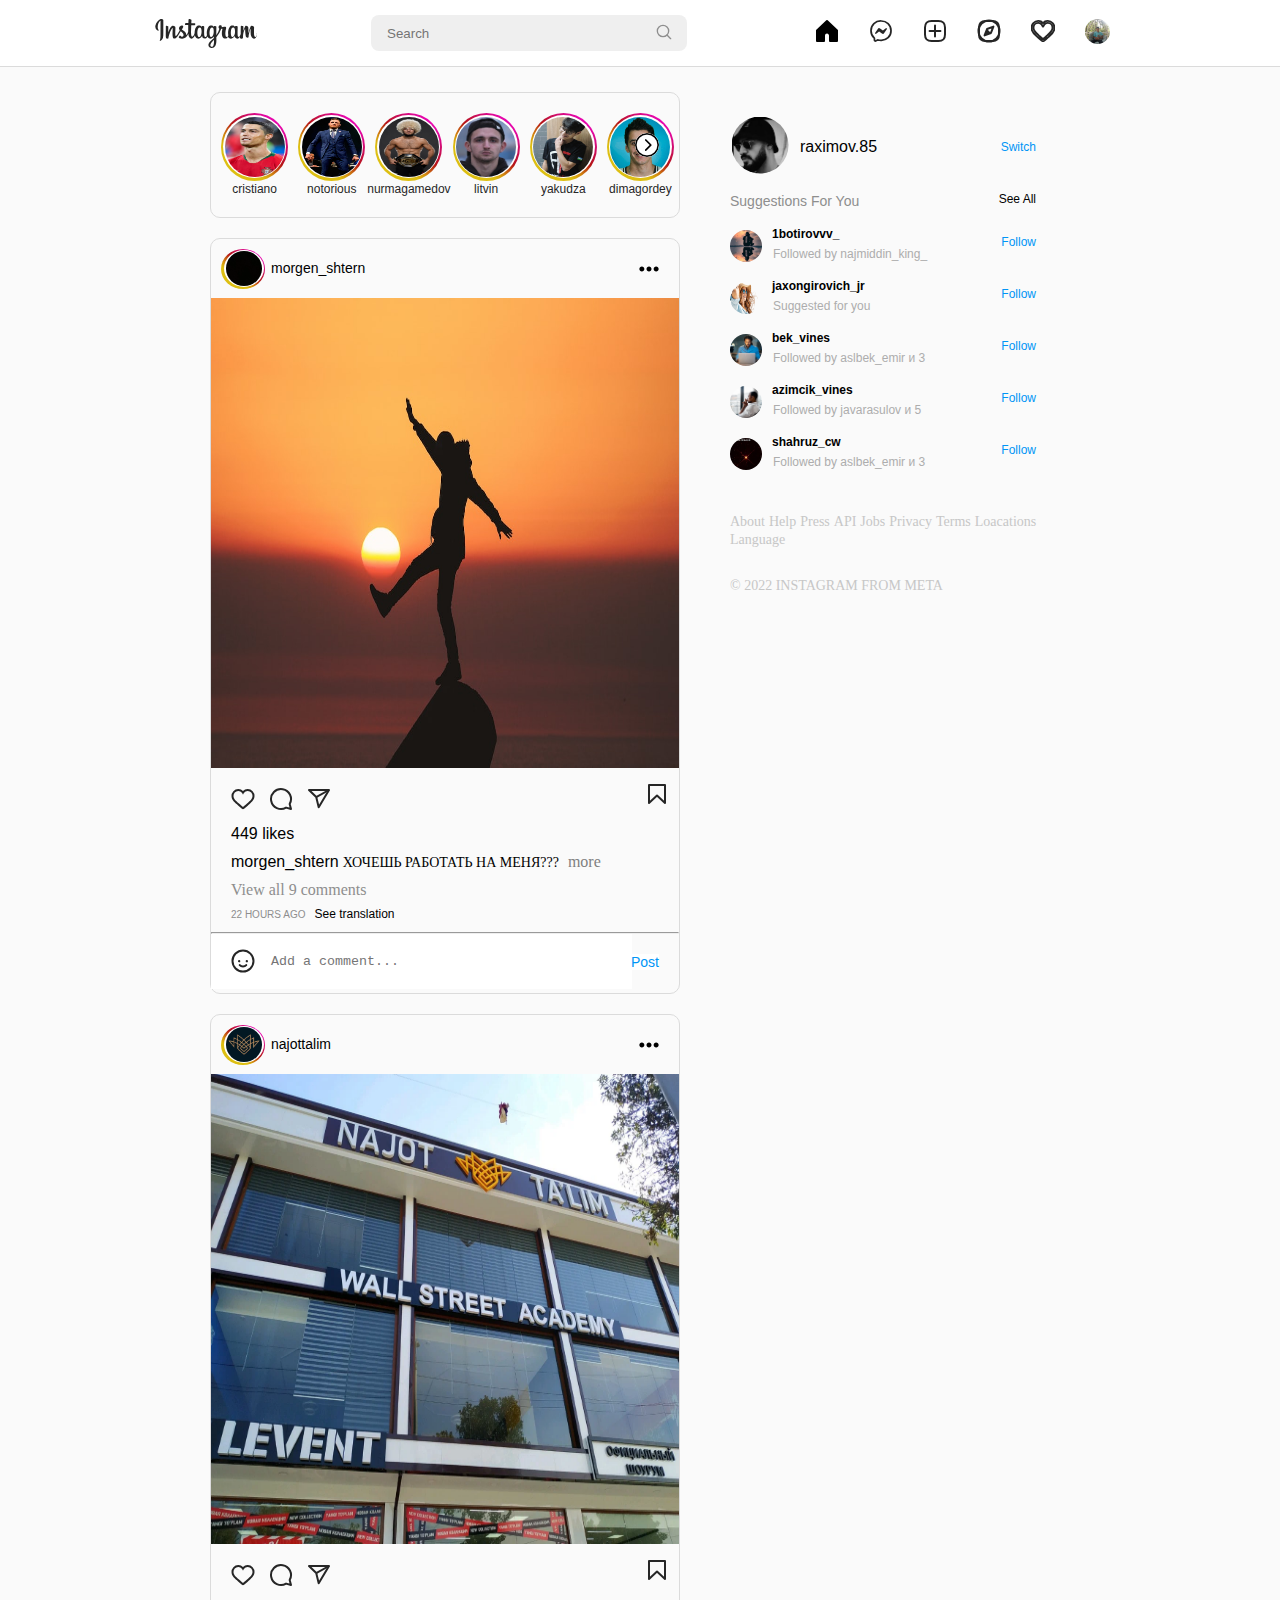
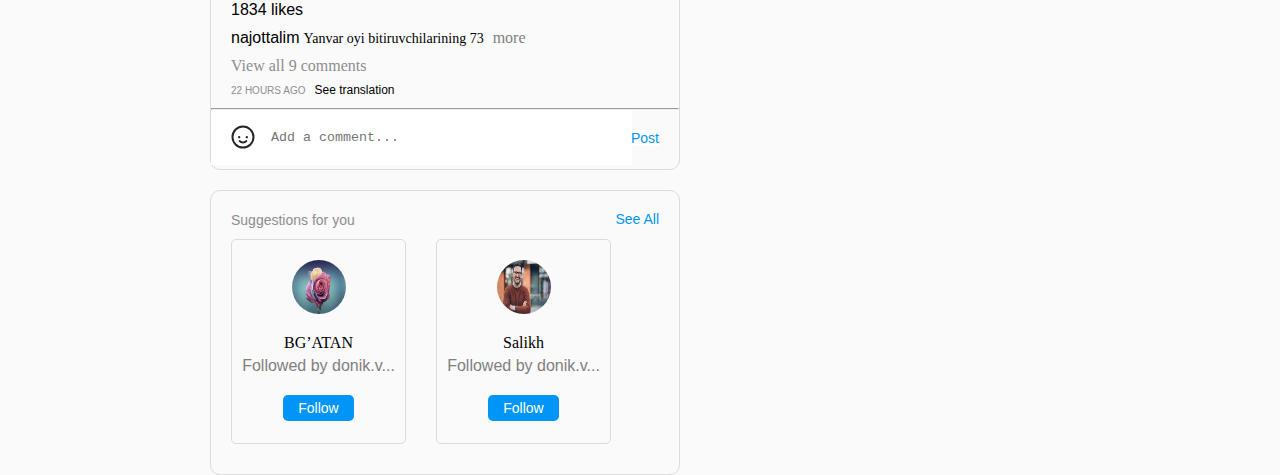
<file: index.html>
<!DOCTYPE html>
<html lang="en">
  <head>
    <meta charset="UTF-8" />
    <meta http-equiv="X-UA-Compatible" content="IE=edge" />
    <meta name="viewport" content="width=device-width, initial-scale=1.0" />
    <title>INSTAGRAM</title>
    <link rel="stylesheet" href="./css/index.css">
    <link rel="stylesheet" href="./css/home.css">
  </head>
  <body>
    <header>
      <nav>
        <div class="container navbar">
          <div class="logo">
            <a href="#">
              <svg
                aria-label="Instagram"
                class="_ab6-"
                color="#262626"
                fill="#262626"
                height="29"
                role="img"
                viewBox="32 4 113 32"
                width="103"
              >
                <path
                  clip-rule="evenodd"
                  d="M37.82 4.11c-2.32.97-4.86 3.7-5.66 7.13-1.02 4.34 3.21 6.17 3.56 5.57.4-.7-.76-.94-1-3.2-.3-2.9 1.05-6.16 2.75-7.58.32-.27.3.1.3.78l-.06 14.46c0 3.1-.13 4.07-.36 5.04-.23.98-.6 1.64-.33 1.9.32.28 1.68-.4 2.46-1.5a8.13 8.13 0 0 0 1.33-4.58c.07-2.06.06-5.33.07-7.19 0-1.7.03-6.71-.03-9.72-.02-.74-2.07-1.51-3.03-1.1Zm82.13 14.48a9.42 9.42 0 0 1-.88 3.75c-.85 1.72-2.63 2.25-3.39-.22-.4-1.34-.43-3.59-.13-5.47.3-1.9 1.14-3.35 2.53-3.22 1.38.13 2.02 1.9 1.87 5.16ZM96.8 28.57c-.02 2.67-.44 5.01-1.34 5.7-1.29.96-3 .23-2.65-1.72.31-1.72 1.8-3.48 4-5.64l-.01 1.66Zm-.35-10a10.56 10.56 0 0 1-.88 3.77c-.85 1.72-2.64 2.25-3.39-.22-.5-1.69-.38-3.87-.13-5.25.33-1.78 1.12-3.44 2.53-3.44 1.38 0 2.06 1.5 1.87 5.14Zm-13.41-.02a9.54 9.54 0 0 1-.87 3.8c-.88 1.7-2.63 2.24-3.4-.23-.55-1.77-.36-4.2-.13-5.5.34-1.95 1.2-3.32 2.53-3.2 1.38.14 2.04 1.9 1.87 5.13Zm61.45 1.81c-.33 0-.49.35-.61.93-.44 2.02-.9 2.48-1.5 2.48-.66 0-1.26-1-1.42-3-.12-1.58-.1-4.48.06-7.37.03-.59-.14-1.17-1.73-1.75-.68-.25-1.68-.62-2.17.58a29.65 29.65 0 0 0-2.08 7.14c0 .06-.08.07-.1-.06-.07-.87-.26-2.46-.28-5.79 0-.65-.14-1.2-.86-1.65-.47-.3-1.88-.81-2.4-.2-.43.5-.94 1.87-1.47 3.48l-.74 2.2.01-4.88c0-.5-.34-.67-.45-.7a9.54 9.54 0 0 0-1.8-.37c-.48 0-.6.27-.6.67 0 .05-.08 4.65-.08 7.87v.46c-.27 1.48-1.14 3.49-2.09 3.49s-1.4-.84-1.4-4.68c0-2.24.07-3.21.1-4.83.02-.94.06-1.65.06-1.81-.01-.5-.87-.75-1.27-.85-.4-.09-.76-.13-1.03-.11-.4.02-.67.27-.67.62v.55a3.71 3.71 0 0 0-1.83-1.49c-1.44-.43-2.94-.05-4.07 1.53a9.31 9.31 0 0 0-1.66 4.73c-.16 1.5-.1 3.01.17 4.3-.33 1.44-.96 2.04-1.64 2.04-.99 0-1.7-1.62-1.62-4.4.06-1.84.42-3.13.82-4.99.17-.8.04-1.2-.31-1.6-.32-.37-1-.56-1.99-.33-.7.16-1.7.34-2.6.47 0 0 .05-.21.1-.6.23-2.03-1.98-1.87-2.69-1.22-.42.39-.7.84-.82 1.67-.17 1.3.9 1.91.9 1.91a22.22 22.22 0 0 1-3.4 7.23v-.7c-.01-3.36.03-6 .05-6.95.02-.94.06-1.63.06-1.8 0-.36-.22-.5-.66-.67-.4-.16-.86-.26-1.34-.3-.6-.05-.97.27-.96.65v.52a3.7 3.7 0 0 0-1.84-1.49c-1.44-.43-2.94-.05-4.07 1.53a10.1 10.1 0 0 0-1.66 4.72c-.15 1.57-.13 2.9.09 4.04-.23 1.13-.89 2.3-1.63 2.3-.95 0-1.5-.83-1.5-4.67 0-2.24.07-3.21.1-4.83.02-.94.06-1.65.06-1.81 0-.5-.87-.75-1.27-.85-.42-.1-.79-.13-1.06-.1-.37.02-.63.35-.63.6v.56a3.7 3.7 0 0 0-1.84-1.49c-1.44-.43-2.93-.04-4.07 1.53-.75 1.03-1.35 2.17-1.66 4.7a15.8 15.8 0 0 0-.12 2.04c-.3 1.81-1.61 3.9-2.68 3.9-.63 0-1.23-1.21-1.23-3.8 0-3.45.22-8.36.25-8.83l1.62-.03c.68 0 1.29.01 2.19-.04.45-.02.88-1.64.42-1.84-.21-.09-1.7-.17-2.3-.18-.5-.01-1.88-.11-1.88-.11s.13-3.26.16-3.6c.02-.3-.35-.44-.57-.53a7.77 7.77 0 0 0-1.53-.44c-.76-.15-1.1 0-1.17.64-.1.97-.15 3.82-.15 3.82-.56 0-2.47-.11-3.02-.11-.52 0-1.08 2.22-.36 2.25l3.2.09-.03 6.53v.47c-.53 2.73-2.37 4.2-2.37 4.2.4-1.8-.42-3.15-1.87-4.3-.54-.42-1.6-1.22-2.79-2.1 0 0 .69-.68 1.3-2.04.43-.96.45-2.06-.61-2.3-1.75-.41-3.2.87-3.63 2.25a2.61 2.61 0 0 0 .5 2.66l.15.19c-.4.76-.94 1.78-1.4 2.58-1.27 2.2-2.24 3.95-2.97 3.95-.58 0-.57-1.77-.57-3.43 0-1.43.1-3.58.19-5.8.03-.74-.34-1.16-.96-1.54a4.33 4.33 0 0 0-1.64-.69c-.7 0-2.7.1-4.6 5.57-.23.69-.7 1.94-.7 1.94l.04-6.57c0-.16-.08-.3-.27-.4a4.68 4.68 0 0 0-1.93-.54c-.36 0-.54.17-.54.5l-.07 10.3c0 .78.02 1.69.1 2.09.08.4.2.72.36.91.15.2.33.34.62.4.28.06 1.78.25 1.86-.32.1-.69.1-1.43.89-4.2 1.22-4.31 2.82-6.42 3.58-7.16.13-.14.28-.14.27.07l-.22 5.32c-.2 5.37.78 6.36 2.17 6.36 1.07 0 2.58-1.06 4.2-3.74l2.7-4.5 1.58 1.46c1.28 1.2 1.7 2.36 1.42 3.45-.21.83-1.02 1.7-2.44.86-.42-.25-.6-.44-1.01-.71-.23-.15-.57-.2-.78-.04-.53.4-.84.92-1.01 1.55-.17.61.45.94 1.09 1.22.55.25 1.74.47 2.5.5 2.94.1 5.3-1.42 6.94-5.34.3 3.38 1.55 5.3 3.72 5.3 1.45 0 2.91-1.88 3.55-3.72.18.75.45 1.4.8 1.96 1.68 2.65 4.93 2.07 6.56-.18.5-.69.58-.94.58-.94a3.07 3.07 0 0 0 2.94 2.87c1.1 0 2.23-.52 3.03-2.31.09.2.2.38.3.56 1.68 2.65 4.93 2.07 6.56-.18l.2-.28.05 1.4-1.5 1.37c-2.52 2.3-4.44 4.05-4.58 6.09-.18 2.6 1.93 3.56 3.53 3.69a4.5 4.5 0 0 0 4.04-2.11c.78-1.15 1.3-3.63 1.26-6.08l-.06-3.56a28.55 28.55 0 0 0 5.42-9.44s.93.011.92-.05c.32-.02.41.04.35.27-.07.28-1.25 4.84-.17 7.88.74 2.08 2.4 2.75 3.4 2.75 1.15 0 2.26-.87 2.85-2.17l.23.42c1.68 2.65 4.92 2.07 6.56-.18.37-.5.58-.94.58-.94.36 2.2 2.07 2.88 3.05 2.88 1.02 0 2-.42 2.78-2.28.03.82.08 1.49.16 1.7.05.13.34.3.56.37.93.34 1.88.18 2.24.11.24-.05.43-.25.46-.75.07-1.33.03-3.56.43-5.21.67-2.79 1.3-3.87 1.6-4.4.17-.3.36-.35.37-.03.01.64.04 2.52.3 5.05.2 1.86.46 2.96.65 3.3.57 1 1.27 1.05 1.83 1.05.36 0 1.12-.1 1.05-.73-.03-.31.02-2.22.7-4.96.43-1.79 1.15-3.4 1.41-4 .1-.21.15-.04.15 0-.06 1.22-.18 5.25.32 7.46.68 2.98 2.65 3.32 3.34 3.32 1.47 0 2.67-1.12 3.07-4.05.1-.7-.05-1.25-.48-1.25Z"
                  fill="currentColor"
                  fill-rule="evenodd"
                ></path>
              </svg>
            </a>
          </div>
          <div class="search">
            <form action="#">
              <input placeholder="Search" type="search" />
              <button><svg aria-label="Search" class="_ab6-" color="#8e8e8e" fill="#8e8e8e" height="16" role="img" viewBox="0 0 24 24" width="16"><path d="M19 10.5A8.5 8.5 0 1 1 10.5 2a8.5 8.5 0 0 1 8.5 8.5Z" fill="none" stroke="currentColor" stroke-linecap="round" stroke-linejoin="round" stroke-width="2"></path><line fill="none" stroke="currentColor" stroke-linecap="round" stroke-linejoin="round" stroke-width="2" x1="16.511" x2="22" y1="16.511" y2="22"></line></svg></button>
            </form>
          </div>
          <div class="menus">
            <div class="icon-box"><a href="#"><svg aria-label="Home" class="_ab6-" color="#262626" fill="#262626" height="24" role="img" viewBox="0 0 24 24" width="24"><path d="M9.005 16.545a2.997 2.997 0 0 1 2.997-2.997A2.997 2.997 0 0 1 15 16.545V22h7V11.543L12 2 2 11.543V22h7.005Z" fill="none" stroke="currentColor" stroke-linejoin="round" stroke-width="2"></path></svg></a></div>
            <div class="icon-box"><a href="./message.html"><svg
                aria-label="Messenger"
                class="_ab6-"
                color="#262626"
                fill="#262626"
                height="24"
                role="img"
                viewBox="0 0 24 24"
                width="24"
              >
                <path
                  d="M12.003 2.001a9.705 9.705 0 1 1 0 19.4 10.876 10.876 0 0 1-2.895-.384.798.798 0 0 0-.533.04l-1.984.876a.801.801 0 0 1-1.123-.708l-.054-1.78a.806.806 0 0 0-.27-.569 9.49 9.49 0 0 1-3.14-7.175 9.65 9.65 0 0 1 10-9.7Z"
                  fill="none"
                  stroke="currentColor"
                  stroke-miterlimit="10"
                  stroke-width="1.739"
                ></path>
                <path
                  d="M17.79 10.132a.659.659 0 0 0-.962-.873l-2.556 2.05a.63.63 0 0 1-.758.002L11.06 9.47a1.576 1.576 0 0 0-2.277.42l-2.567 3.98a.659.659 0 0 0 .961.875l2.556-2.049a.63.63 0 0 1 .759-.002l2.452 1.84a1.576 1.576 0 0 0 2.278-.42Z"
                  fill-rule="evenodd"

                ></path>
              </svg></a></div>
            <div class="icon-box"><a href="#"><svg
                aria-label="New post"
                class="_ab6-"
                color="#262626"
                fill="#262626"
                height="24"
                role="img"
                viewBox="0 0 24 24"
                width="24"
              >
                <path
                  d="M2 12v3.45c0 2.849.698 4.005 1.606 4.944.94.909 2.098 1.608 4.946 1.608h6.896c2.848 0 4.006-.7 4.946-1.608C21.302 19.455 22 18.3 22 15.45V8.552c0-2.849-.698-4.006-1.606-4.945C19.454 2.7 18.296 2 15.448 2H8.552c-2.848 0-4.006.699-4.946 1.607C2.698 4.547 2 5.703 2 8.552Z"
                  fill="none"
                  stroke="currentColor"
                  stroke-linecap="round"
                  stroke-linejoin="round"
                  stroke-width="2"
                ></path>
                <line
                  fill="none"
                  stroke="currentColor"
                  stroke-linecap="round"
                  stroke-linejoin="round"
                  stroke-width="2"
                  x1="6.545"
                  x2="17.455"
                  y1="12.001"
                  y2="12.001"
                ></line>
                <line
                  fill="none"
                  stroke="currentColor"
                  stroke-linecap="round"
                  stroke-linejoin="round"
                  stroke-width="2"
                  x1="12.003"
                  x2="12.003"
                  y1="6.545"
                  y2="17.455"
                ></line>
              </svg></a></div>
            <div class="icon-box"><a href="./explore.html"><svg
                aria-label="Find People"
                class="_ab6-"
                color="#262626"
                fill="#262626"
                height="24"
                role="img"
                viewBox="0 0 24 24"
                width="24"
              >
              <path
              d="M2 12v3.45c0 2.849.698 4.005 1.606 4.944.94.909 2.098 1.608 4.946 1.608h6.896c2.848 0 4.006-.7 4.946-1.608C21.302 19.455 22 18.3 22 15.45V8.552c0-2.849-.698-4.006-1.606-4.945C19.454 2.7 18.296 2 15.448 2H8.552c-2.848 0-4.006.699-4.946 1.607C2.698 4.547 2 5.703 2 8.552Z"
              fill="none"
              stroke="currentColor"
              stroke-linecap="round"
              stroke-linejoin="round"
              stroke-width="2"
            ></path>
                <polygon
                  fill="none"
                  points="13.941 13.953 7.581 16.424 10.06 10.056 16.42 7.585 13.941 13.953"
                  stroke="currentColor"
                  stroke-linecap="round"
                  stroke-linejoin="round"
                  stroke-width="2"
                ></polygon>
                <polygon
                  fill-rule="evenodd"
                  points="10.06 10.056 13.949 13.945 7.581 16.424 10.06 10.056"
                ></polygon>
                <circle
                  cx="12.001"
                  cy="12.005"
                  fill="none"
                  r="10.5"
                  stroke="currentColor"
                  stroke-linecap="round"
                  stroke-linejoin="round"
                  stroke-width="2"
                ></circle>
              </svg></a></div>
            <div class="icon-box"><a href="#"><svg
                aria-label="Activity Feed"
                class="_ab6-"
                color="#262626"
                height="24"
                role="img"
                viewBox="0 0 24 24"
                width="24"
              >
                <path
                  d="M16.792 3.904A4.989 4.989 0 0 1 21.5 9.122c0 3.072-2.652 4.959-5.197 7.222-2.512 2.243-3.865 3.469-4.303 3.752-.477-.309-2.143-1.823-4.303-3.752C5.141 14.072 2.5 12.167 2.5 9.122a4.989 4.989 0 0 1 4.708-5.218 4.21 4.21 0 0 1 3.675 1.941c.84 1.175.98 1.763 1.12 1.763s.278-.588 1.11-1.766a4.17 4.17 0 0 1 3.679-1.938m0-2a6.04 6.04 0 0 0-4.797 2.127 6.052 6.052 0 0 0-4.787-2.127A6.985 6.985 0 0 0 .5 9.122c0 3.61 2.55 5.827 5.015 7.97.283.246.569.494.853.747l1.027.918a44.998 44.998 0 0 0 3.518 3.018 2 2 0 0 0 2.174 0 45.263 45.263 0 0 0 3.626-3.115l.922-.824c.293-.26.59-.519.885-.774 2.334-2.025 4.98-4.32 4.98-7.94a6.985 6.985 0 0 0-6.708-7.218Z"
                  fill="none"
                  stroke="currentColor"
                  stroke-linecap="round"
                  stroke-linejoin="round"
                  stroke-width="1.9"
                ></path>
              </svg></a></div>
            <div class="icon-box"><a href="#">
              <img src="./images/profile_img.jpg" alt="profile">
            </a></div>
          </div>
        </div>
      </nav>
    </header>
    <main>
      <hr>
      <div class="all-center">
        <section id="blogers">
          <div class="container-main">
            <div class="accounts">
              <a href="#">
<img style="background-color: white; ;" class="next" src="./images/next.png" alt="next">
              </a>
              <div class="box">
                <div class="circle"></div>
                <div class="circle2"></div>
                <a href="#">
                  <img class="ac-photo" src="../images/ronaldo.jpg" alt="ronaldo">
                </a>
                <a class="name-of-ac" href="#">cristiano</a>
              </div>
              <div class="box">
                <div class="circle"></div>
                <div class="circle2"></div>
                <a href="#">
                  <img class="ac-photo" src="../images/conor.jpg" alt="conor">
                </a>
                <a class="name-of-ac" href="#">notorious</a>
              </div>
              <div class="box">
                <div class="circle"></div>
                <div class="circle2"></div>
                <a href="#">
                  <img class="ac-photo" src="../images/khabib.jpg" alt="xabib">
                </a>
                <a class="name-of-ac" href="#">nurmagamedov</a>
              </div>
              <div class="box">
                <div class="circle"></div>
                <div class="circle2"></div>
                <a href="#">
                  <img class="ac-photo" src="../images/litvin.jpg" alt="litvin">
                </a>
                <a class="name-of-ac" href="#">litvin</a>
              </div>
              <div class="box">
                <div class="circle"></div>
                <div class="circle2"></div>
                <a href="#">
                  <img class="ac-photo" src="../images/yakudza.png" alt="yakudza">
                </a>
                <a class="name-of-ac" href="#">yakudza</a>
              </div>
              <div class="box">
                <div class="circle"></div>
                <div class="circle2"></div>
                <a href="#">
                  <img class="ac-photo" src="../images/dimagordey.jpg" alt="dimagordey">
                </a>
                <a class="name-of-ac" href="#">dimagordey</a>
              </div>
            </div>
            <div class="recomend">
              <div class="my-account">
                <a href="./profile.html">
                  <img class="my-pp" src="../images/miyagi.jpg" alt="my profile picture">
                </a>
                <a class="my-acc" href="./profile.html"> raximov.85</a>
                <a href="#" class="change">Switch</a>
              </div>
              <p class="rec-fy">Suggestions For You</p>
              <a href="#" class="all"> See All</a>
              <div class="rec-acc">
                <a href="#"><img class="rec-ac-img" src="../images/r1.jpg" alt="profile image"></a>
                <a href="#" class="ac-name"><b>1botirovvv_</b></a>
                <p class="who-sub">Followed by najmiddin_king_</p>
                <a href="#" class="sub">Follow</a>
              </div>
              <div class="rec-acc">
                <a href="#"><img class="rec-ac-img" src="../images/r2.png" alt="profile image"></a>
                <a href="#" class="ac-name"><b>jaxongirovich_jr</b></a>
                <p class="who-sub">Suggested for you</p>

<a href="#" class="sub">Follow</a>
              </div>
              <div class="rec-acc">
                <a href="#"><img class="rec-ac-img" src="../images/r3.jpg" alt="profile image"></a>
                <a href="#" class="ac-name"><b>bek_vines</b></a>
  
  <p class="who-sub">Followed by aslbek_emir и 3</p>
                <a href="#" class="sub">Follow</a>
              </div>
              <div class="rec-acc">
                <a href="#"><img class="rec-ac-img" src="../images/r4.png" alt="profile image"></a>
                <a href="#" class="ac-name"><b>azimcik_vines</b></a>
                <p class="who-sub">Followed by javarasulov и 5</p>
                <a href="#" class="sub">Follow</a>
              </div>
              <div class="rec-acc">
                <a href="#"><img class="rec-ac-img" src="../images/r5.jfif" alt="profile image"></a>
                <a href="#" class="ac-name"><b>shahruz_cw</b></a>
                <p class="who-sub">Followed by aslbek_emir и 3</p>
                <a href="#" class="sub">Follow</a>
              </div>
            </div>
            <div class="footer">
              <a href="#" class="footer-links">About</a>
              <a href="#" class="footer-links">Help</a>
              <a href="#" class="footer-links">Press</a>
              <a href="#" class="footer-links">API</a>
              <a href="#" class="footer-links">Jobs</a>
              <a href="#" class="footer-links">Privacy</a>
              <a href="#" class="footer-links">Terms</a>
              <a href="#" class="footer-links">Loacations</a>
              <a href="#" class="footer-links">Language</a>
              <p class="realise">© 2022 INSTAGRAM FROM META</p>
            </div>
          </div>
        </section>
  
        <section id="posts">
          <div class="container-main">
            <div class="post">
              <div class="post-header">
                <div class="left">
                  <div class="circle"></div>
                  <div class="circle2"></div>
                  <a href="#">
                    <img class="account-image"  src="../images/black.webp" alt="account">
                  </a>
                  <a class="account-name" href="#">
                    morgen_shtern
                  </a>
                </div>
                <div class="right">
                  <a href="#">
                    <img class="dots" src="./images/dots.svg" alt="image">
                  </a>
                </div>
              </div>
              <img class="post-image" src="../images/photo-post.jfif" alt="image">
              <div class="post-footer">
                <a href="#" class="like">
                  <svg aria-label="Нравится" class="_ab6-" color="#262626" fill="#262626" height="24" role="img" viewBox="0 0 24 24" width="24"><path d="M16.792 3.904A4.989 4.989 0 0 1 21.5 9.122c0 3.072-2.652 4.959-5.197 7.222-2.512 2.243-3.865 3.469-4.303 3.752-.477-.309-2.143-1.823-4.303-3.752C5.141 14.072 2.5 12.167 2.5 9.122a4.989 4.989 0 0 1 4.708-5.218 4.21 4.21 0 0 1 3.675 1.941c.84 1.175.98 1.763 1.12 1.763s.278-.588 1.11-1.766a4.17 4.17 0 0 1 3.679-1.938m0-2a6.04 6.04 0 0 0-4.797 2.127 6.052 6.052 0 0 0-4.787-2.127A6.985 6.985 0 0 0 .5 9.122c0 3.61 2.55 5.827 5.015 7.97.283.246.569.494.853.747l1.027.918a44.998 44.998 0 0 0 3.518 3.018 2 2 0 0 0 2.174 0 45.263 45.263 0 0 0 3.626-3.115l.922-.824c.293-.26.59-.519.885-.774 2.334-2.025 4.98-4.32 4.98-7.94a6.985 6.985 0 0 0-6.708-7.218Z"></path></svg>
                </a>
                <a class="comment" href="#">
                  <svg aria-label="Комментировать" class="_ab6-" color="#262626" fill="#262626" height="24" role="img" viewBox="0 0 24 24" width="24"><path d="M20.656 17.008a9.993 9.993 0 1 0-3.59 3.615L22 22Z" fill="none" stroke="currentColor" stroke-linejoin="round" stroke-width="2"></path></svg>
                </a>
                <a class="send" href="#">
                  <svg aria-label="Поделиться публикацией" class="_ab6-" color="#262626" fill="#262626" height="24" role="img" viewBox="0 0 24 24" width="24"><line fill="none" stroke="currentColor" stroke-linejoin="round" stroke-width="2" x1="22" x2="9.218" y1="3" y2="10.083"></line><polygon fill="none" points="11.698 20.334 22 3.001 2 3.001 9.218 10.084 11.698 20.334" stroke="currentColor" stroke-linejoin="round" stroke-width="2"></polygon></svg>
                </a>
                <a class="lenta" href="#">
                  <svg  aria-label="Save" class="_ab6-" color="#262626" fill="#262626" height="24" role="img" viewBox="0 0 24 24" width="24"><polygon fill="none" points="20 21 12 13.44 4 21 4 3 20 3 20 21" stroke="currentColor" stroke-linecap="round" stroke-linejoin="round" stroke-width="2"></polygon></svg>
                </a>
                <a href="#" class="liked">449 likes</a>
                <a href="#" class="account-name">morgen_shtern</a>

                <p class="description">ХОЧЕШЬ РАБОТАТЬ НА МЕНЯ???</p>
                <a class="more" href="#">more</a>
                <a href="#" class="look">View all 9 comments
                </a>
                <a href="#" class=day>
                  22 HOURS AGO
                </a>
                <a href="#" class="see-trans">See translation</a>
                <hr>
                <div class="your-comment">
                  <form action="">
                    <a href="#">
  
  <svg class="smile" aria-label="Смайлик" class="_ab6-" color="#262626" fill="#262626" height="24" role="img" viewBox="0 0 24 24" width="24"><path d="M15.83 10.997a1.167 1.167 0 1 0 1.167 1.167 1.167 1.167 0 0 0-1.167-1.167Zm-6.5 1.167a1.167 1.167 0 1 0-1.166 1.167 1.167 1.167 0 0 0 1.166-1.167Zm5.163 3.24a3.406 3.406 0 0 1-4.982.007 1 1 0 1 0-1.557 1.256 5.397 5.397 0 0 0 8.09 0 1 1 0 0 0-1.55-1.263ZM12 .503a11.5 11.5 0 1 0 11.5 11.5A11.513 11.513 0 0 0 12 .503Zm0 21a9.5 9.5 0 1 1 9.5-9.5 9.51 9.51 0 0 1-9.5 9.5Z"></path></svg>
                    </a>
                    <textarea name="comment" id="" cols="10" rows="1" placeholder="Add a comment..."></textarea>
                    <button>Post</button>
                  </form>
                </div>
              </div>
            </div>
            <!-- second post -->
            <div class="post">
              <div class="post-header">
                <div class="left">
                  <div class="circle"></div>
                  <div class="circle2"></div>
                  <a href="#">
                    <img class="account-image"  src="./images/nt.jfif" alt="account">
                  </a>
                  <a class="account-name" href="#">
                    najottalim
                  </a>
                </div>
                <div class="right">
                  <a href="#">
                    <img class="dots" src="./images/dots.svg" alt="image">
                  </a>
                </div>
              </div>
              <img class="post-image" src="./images/nt-p.webp" alt="image">
              <div class="post-footer">
                <a href="#" class="like">
                  <svg aria-label="Нравится" class="_ab6-" color="#262626" fill="#262626" height="24" role="img" viewBox="0 0 24 24" width="24"><path d="M16.792 3.904A4.989 4.989 0 0 1 21.5 9.122c0 3.072-2.652 4.959-5.197 7.222-2.512 2.243-3.865 3.469-4.303 3.752-.477-.309-2.143-1.823-4.303-3.752C5.141 14.072 2.5 12.167 2.5 9.122a4.989 4.989 0 0 1 4.708-5.218 4.21 4.21 0 0 1 3.675 1.941c.84 1.175.98 1.763 1.12 1.763s.278-.588 1.11-1.766a4.17 4.17 0 0 1 3.679-1.938m0-2a6.04 6.04 0 0 0-4.797 2.127 6.052 6.052 0 0 0-4.787-2.127A6.985 6.985 0 0 0 .5 9.122c0 3.61 2.55 5.827 5.015 7.97.283.246.569.494.853.747l1.027.918a44.998 44.998 0 0 0 3.518 3.018 2 2 0 0 0 2.174 0 45.263 45.263 0 0 0 3.626-3.115l.922-.824c.293-.26.59-.519.885-.774 2.334-2.025 4.98-4.32 4.98-7.94a6.985 6.985 0 0 0-6.708-7.218Z"></path></svg>
                </a>
                <a class="comment" href="#">
                  <svg aria-label="Комментировать" class="_ab6-" color="#262626" fill="#262626" height="24" role="img" viewBox="0 0 24 24" width="24"><path d="M20.656 17.008a9.993 9.993 0 1 0-3.59 3.615L22 22Z" fill="none" stroke="currentColor" stroke-linejoin="round" stroke-width="2"></path></svg>
                </a>
                <a class="send" href="#">
                  <svg aria-label="Поделиться публикацией" class="_ab6-" color="#262626" fill="#262626" height="24" role="img" viewBox="0 0 24 24" width="24"><line fill="none" stroke="currentColor" stroke-linejoin="round" stroke-width="2" x1="22" x2="9.218" y1="3" y2="10.083"></line><polygon fill="none" points="11.698 20.334 22 3.001 2 3.001 9.218 10.084 11.698 20.334" stroke="currentColor" stroke-linejoin="round" stroke-width="2"></polygon></svg>
                </a>
                <a class="lenta" href="#">
                  <svg  aria-label="Save" class="_ab6-" color="#262626" fill="#262626" height="24" role="img" viewBox="0 0 24 24" width="24"><polygon fill="none" points="20 21 12 13.44 4 21 4 3 20 3 20 21" stroke="currentColor" stroke-linecap="round" stroke-linejoin="round" stroke-width="2"></polygon></svg>
                </a>
                <a href="#" class="liked">1834 likes</a>
                <a href="#" class="account-name">najottalim</a>

                <p class="description">Yanvar oyi bitiruvchilarining 73</p>
                <a class="more" href="#">more</a>
                <a href="#" class="look">View all 9 comments
                </a>
                <a href="#" class=day>
                  22 HOURS AGO
                </a>
                <a href="#" class="see-trans">See translation</a>
                <hr>
                <div class="your-comment">
                  <form action="">
                    <a href="#">
  
  <svg class="smile" aria-label="Смайлик" class="_ab6-" color="#262626" fill="#262626" height="24" role="img" viewBox="0 0 24 24" width="24"><path d="M15.83 10.997a1.167 1.167 0 1 0 1.167 1.167 1.167 1.167 0 0 0-1.167-1.167Zm-6.5 1.167a1.167 1.167 0 1 0-1.166 1.167 1.167 1.167 0 0 0 1.166-1.167Zm5.163 3.24a3.406 3.406 0 0 1-4.982.007 1 1 0 1 0-1.557 1.256 5.397 5.397 0 0 0 8.09 0 1 1 0 0 0-1.55-1.263ZM12 .503a11.5 11.5 0 1 0 11.5 11.5A11.513 11.513 0 0 0 12 .503Zm0 21a9.5 9.5 0 1 1 9.5-9.5 9.51 9.51 0 0 1-9.5 9.5Z"></path></svg>
                    </a>
                    <textarea name="comment" id="" cols="10" rows="1" placeholder="Add a comment..."></textarea>
                    <button>Post</button>
                  </form>
                </div>
              </div>
            </div>
          </div>
        </section>
        <section id="suggest">
          <div class="container-main">
            <div class="suggest">
              <div class="header-os">
                <p class="sfy">Suggestions for you</p>
                <a href="#" class="sa">See All</a>
              </div>
              <div class="dad-ob">
                <div class="box">
                  <img src="./images/i1.jpg" alt="image">
                  <p class="name">BG’ATAN</p>
                  <p class="who-follow">Followed by donik.v...</p>
                  <button>Follow</button>
                </div>
                <div class="box">
                  <img src="./images/men2.jpg" alt="image">
                  <p class="name">Salikh</p>
                  <p class="who-follow">Followed by donik.v...</p>
                  <button>Follow</button>
                </div>
              </div>
            </div>
          </div>
        </section>
      </div>
    </main>

  </body>
</html>
</file>
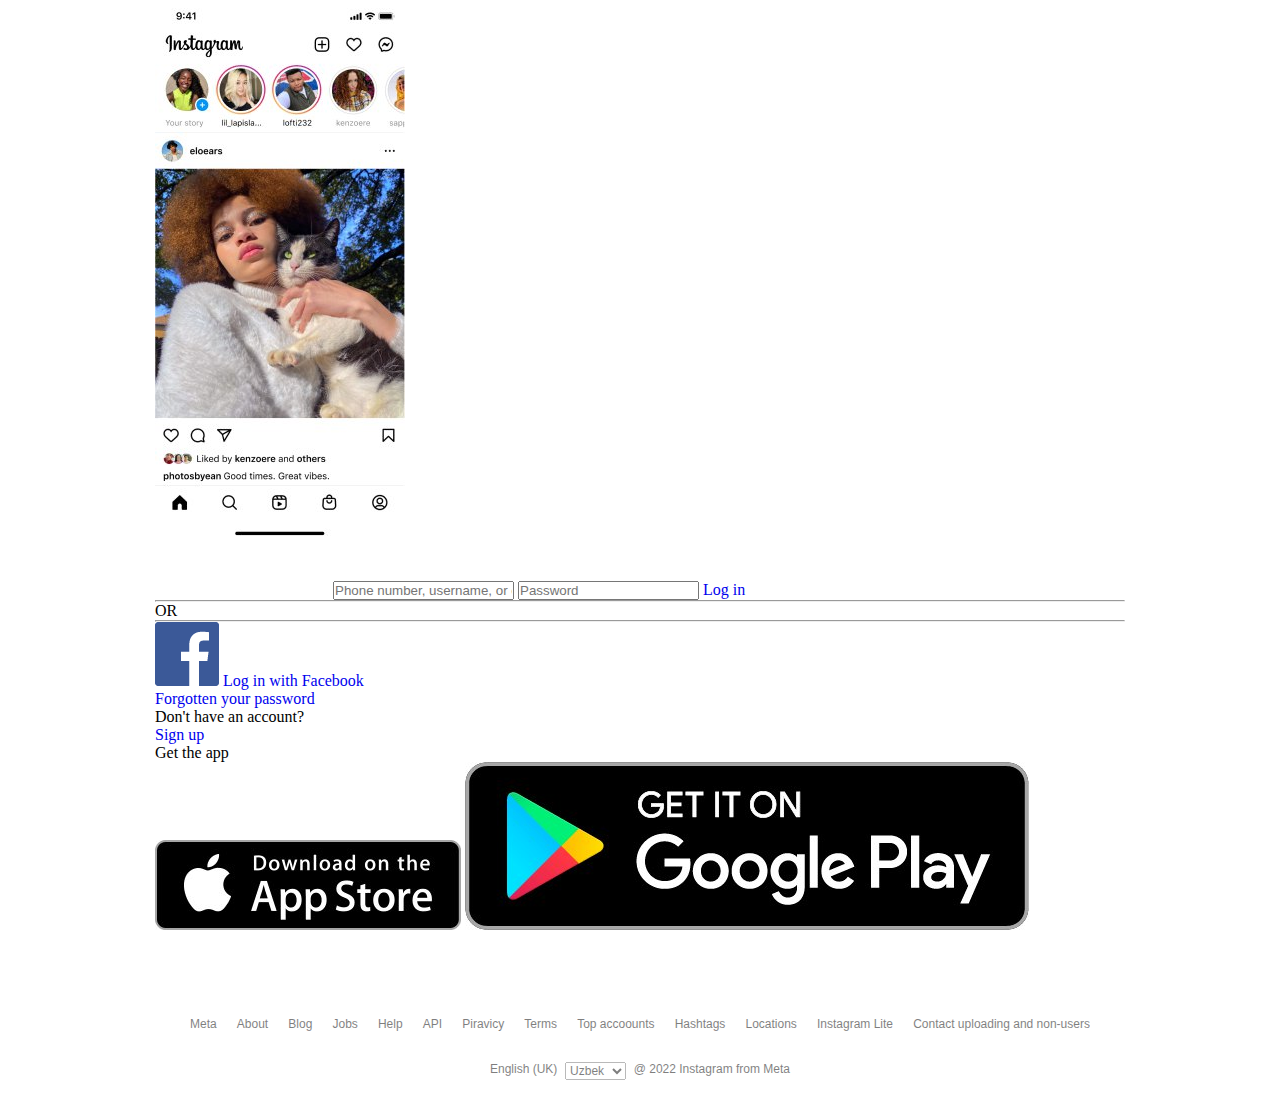
<file: login.html>
<!DOCTYPE html>
<html lang="en">
  <head>
    <meta charset="UTF-8" />
    <meta http-equiv="X-UA-Compatible" content="IE=edge" />
    <meta name="viewport" content="width=device-width, initial-scale=1.0" />
    <title>INSTAGRAM</title>
    <link rel="stylesheet" href="./css/index.css" />
    <link rel="stylesheet" href="./css/login.css" />
    <link rel="stylesheet" href="./css/explore.css">
  </head>
  <body>
    <header>
      <!-- Bu peyjda header yoq -->
    </header>

    <main>
      <div class="login container">
        <div class="left">
            <img class="logimg" src="./images/login_img.jpg" alt="...">
        </div>
        <div class="rigth">
   
            <i data-visualcompletion="css-img" aria-label="Instagram" class="insta" role="img" style="background-image: url(&quot;https://static.cdninstagram.com/rsrc.php/v3/yw/r/kUy2G4UGM26.png&quot;); background-position: 0px -504px; background-size: 348px 612px; width: 174px; height: 50px; background-repeat: no-repeat; display: inline-block;"></i>
            <input type="text" placeholder="Phone number, username, or email">
            <input type=password placeholder="Password">
            <a class="enter" href="./index.html">Log in</a>
            <div class="or"><hr><p>OR</p><hr></div>
            <div class="facebook"> <a href="#"><img src="./images/facebook.png" alt="..."></a>
                <a href="#">Log in with Facebook</a>
            </div>
            <a class="forgot" href="#">Forgotten your password</a>
            <div class="have">
                <p>Don't have an account?</p>
                <a href="#">Sign up</a>
            </div>
            <p class="apps">Get the app</p>
            <div class="download">
                <img src="./images/app_Store.jpg" alt="download">
                <img src="./images/pley_market.jpg" alt="download">
            </div>
        </div>
      </div>
    </main>
    <footer class="container">
        <ul class="footer_top">
            <li>
                <a href="#">Meta</a> 
            </li>
            <li>
               <a href="#">About</a>  
            </li>
            <li>
                <a href="#">Blog</a>
            </li>
            <li>
                <a href="#">Jobs</a>
            </li>
            <li>
                <a href="#">Help</a>
            </li>
            <li>
                <a href="#">API</a>
            </li>
            <li>
                <a href="#">Piravicy</a>
            </li>
            <li>
                <a href="#">Terms</a>
            </li>
            <li>
                <a href="#">Top accoounts</a>
            </li>
            <li>
                <a href="#">Hashtags</a>
            </li>
            <li>
                <a href="#">Locations</a>
            </li>
            <li>
               <a href="#">Instagram Lite</a>
            </li>
            <li>
               <a href="#">Contact uploading and non-users</a>
            </li>
        </ul>
        <div class="footer_bottom"><label for="language">English (UK)</label>
  <select name="language" id="language">
    <option value="uzbek">Uzbek</option>
    <option value="arabic">Arabic</option>
    <option value="turkish">Turkish</option>
    <option value="tajik">Tajik</option>
  </select>
<p>@ 2022 Instagram from Meta</p></div>
      </footer>
  </body>
</html>
</file>
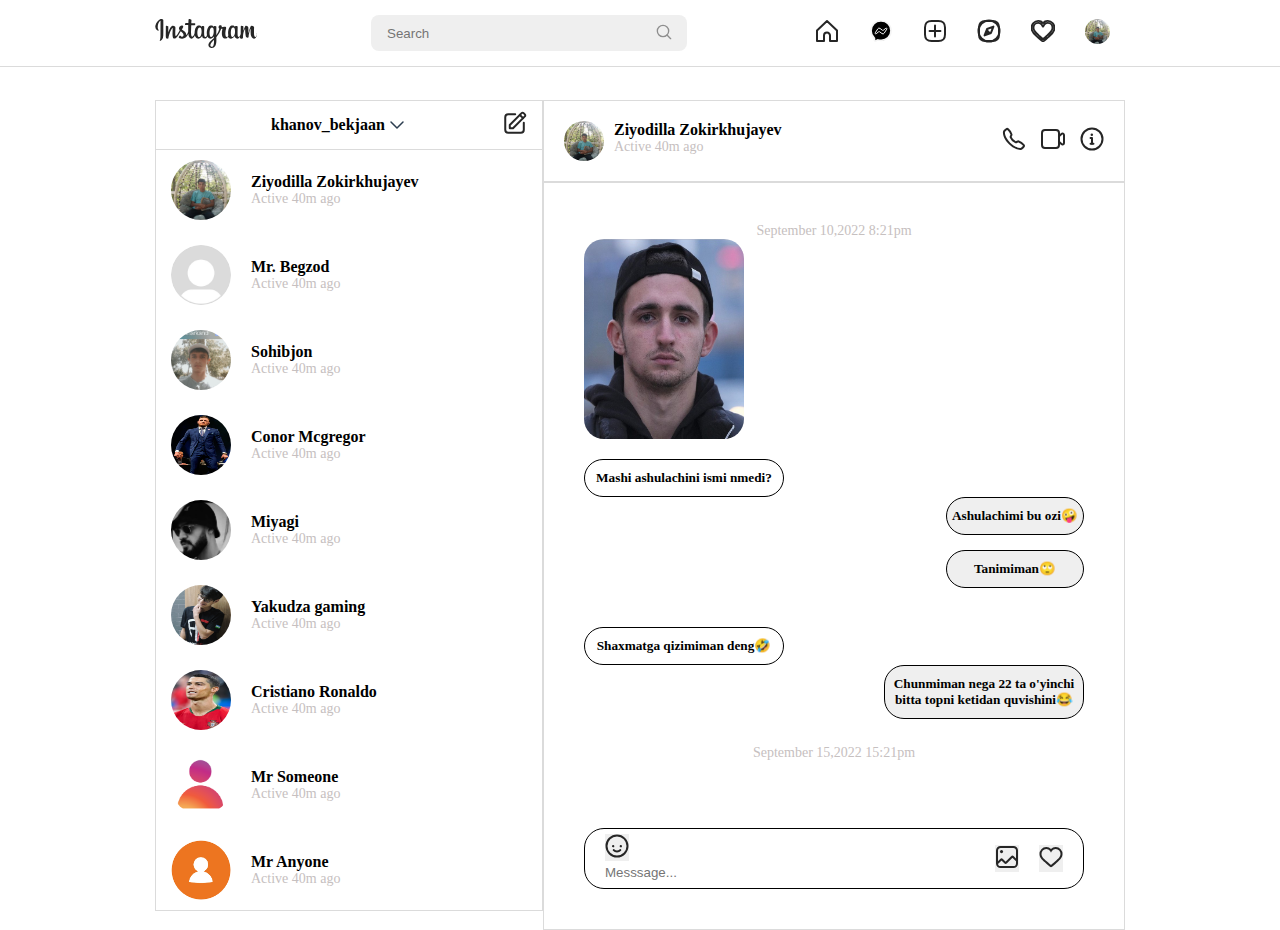
<file: message.html>
<!DOCTYPE html>
<html lang="en">
  <head>
    <meta charset="UTF-8" />
    <meta http-equiv="X-UA-Compatible" content="IE=edge" />
    <meta name="viewport" content="width=device-width, initial-scale=1.0" />
    <title>INSTAGRAM</title>
    <link rel="stylesheet" href="./css/index.css" />
    <link rel="stylesheet" href="./css/message.css" />
  </head>
  <body>
    <header>
      <nav>
        <div class="container navbar">
          <div class="logo">
            <a href="./index.html">
              <svg
                aria-label="Instagram"
                class="_ab6-"
                color="#262626"
                fill="#262626"
                height="29"
                role="img"
                viewBox="32 4 113 32"
                width="103"
              >
                <path
                  clip-rule="evenodd"
                  d="M37.82 4.11c-2.32.97-4.86 3.7-5.66 7.13-1.02 4.34 3.21 6.17 3.56 5.57.4-.7-.76-.94-1-3.2-.3-2.9 1.05-6.16 2.75-7.58.32-.27.3.1.3.78l-.06 14.46c0 3.1-.13 4.07-.36 5.04-.23.98-.6 1.64-.33 1.9.32.28 1.68-.4 2.46-1.5a8.13 8.13 0 0 0 1.33-4.58c.07-2.06.06-5.33.07-7.19 0-1.7.03-6.71-.03-9.72-.02-.74-2.07-1.51-3.03-1.1Zm82.13 14.48a9.42 9.42 0 0 1-.88 3.75c-.85 1.72-2.63 2.25-3.39-.22-.4-1.34-.43-3.59-.13-5.47.3-1.9 1.14-3.35 2.53-3.22 1.38.13 2.02 1.9 1.87 5.16ZM96.8 28.57c-.02 2.67-.44 5.01-1.34 5.7-1.29.96-3 .23-2.65-1.72.31-1.72 1.8-3.48 4-5.64l-.01 1.66Zm-.35-10a10.56 10.56 0 0 1-.88 3.77c-.85 1.72-2.64 2.25-3.39-.22-.5-1.69-.38-3.87-.13-5.25.33-1.78 1.12-3.44 2.53-3.44 1.38 0 2.06 1.5 1.87 5.14Zm-13.41-.02a9.54 9.54 0 0 1-.87 3.8c-.88 1.7-2.63 2.24-3.4-.23-.55-1.77-.36-4.2-.13-5.5.34-1.95 1.2-3.32 2.53-3.2 1.38.14 2.04 1.9 1.87 5.13Zm61.45 1.81c-.33 0-.49.35-.61.93-.44 2.02-.9 2.48-1.5 2.48-.66 0-1.26-1-1.42-3-.12-1.58-.1-4.48.06-7.37.03-.59-.14-1.17-1.73-1.75-.68-.25-1.68-.62-2.17.58a29.65 29.65 0 0 0-2.08 7.14c0 .06-.08.07-.1-.06-.07-.87-.26-2.46-.28-5.79 0-.65-.14-1.2-.86-1.65-.47-.3-1.88-.81-2.4-.2-.43.5-.94 1.87-1.47 3.48l-.74 2.2.01-4.88c0-.5-.34-.67-.45-.7a9.54 9.54 0 0 0-1.8-.37c-.48 0-.6.27-.6.67 0 .05-.08 4.65-.08 7.87v.46c-.27 1.48-1.14 3.49-2.09 3.49s-1.4-.84-1.4-4.68c0-2.24.07-3.21.1-4.83.02-.94.06-1.65.06-1.81-.01-.5-.87-.75-1.27-.85-.4-.09-.76-.13-1.03-.11-.4.02-.67.27-.67.62v.55a3.71 3.71 0 0 0-1.83-1.49c-1.44-.43-2.94-.05-4.07 1.53a9.31 9.31 0 0 0-1.66 4.73c-.16 1.5-.1 3.01.17 4.3-.33 1.44-.96 2.04-1.64 2.04-.99 0-1.7-1.62-1.62-4.4.06-1.84.42-3.13.82-4.99.17-.8.04-1.2-.31-1.6-.32-.37-1-.56-1.99-.33-.7.16-1.7.34-2.6.47 0 0 .05-.21.1-.6.23-2.03-1.98-1.87-2.69-1.22-.42.39-.7.84-.82 1.67-.17 1.3.9 1.91.9 1.91a22.22 22.22 0 0 1-3.4 7.23v-.7c-.01-3.36.03-6 .05-6.95.02-.94.06-1.63.06-1.8 0-.36-.22-.5-.66-.67-.4-.16-.86-.26-1.34-.3-.6-.05-.97.27-.96.65v.52a3.7 3.7 0 0 0-1.84-1.49c-1.44-.43-2.94-.05-4.07 1.53a10.1 10.1 0 0 0-1.66 4.72c-.15 1.57-.13 2.9.09 4.04-.23 1.13-.89 2.3-1.63 2.3-.95 0-1.5-.83-1.5-4.67 0-2.24.07-3.21.1-4.83.02-.94.06-1.65.06-1.81 0-.5-.87-.75-1.27-.85-.42-.1-.79-.13-1.06-.1-.37.02-.63.35-.63.6v.56a3.7 3.7 0 0 0-1.84-1.49c-1.44-.43-2.93-.04-4.07 1.53-.75 1.03-1.35 2.17-1.66 4.7a15.8 15.8 0 0 0-.12 2.04c-.3 1.81-1.61 3.9-2.68 3.9-.63 0-1.23-1.21-1.23-3.8 0-3.45.22-8.36.25-8.83l1.62-.03c.68 0 1.29.01 2.19-.04.45-.02.88-1.64.42-1.84-.21-.09-1.7-.17-2.3-.18-.5-.01-1.88-.11-1.88-.11s.13-3.26.16-3.6c.02-.3-.35-.44-.57-.53a7.77 7.77 0 0 0-1.53-.44c-.76-.15-1.1 0-1.17.64-.1.97-.15 3.82-.15 3.82-.56 0-2.47-.11-3.02-.11-.52 0-1.08 2.22-.36 2.25l3.2.09-.03 6.53v.47c-.53 2.73-2.37 4.2-2.37 4.2.4-1.8-.42-3.15-1.87-4.3-.54-.42-1.6-1.22-2.79-2.1 0 0 .69-.68 1.3-2.04.43-.96.45-2.06-.61-2.3-1.75-.41-3.2.87-3.63 2.25a2.61 2.61 0 0 0 .5 2.66l.15.19c-.4.76-.94 1.78-1.4 2.58-1.27 2.2-2.24 3.95-2.97 3.95-.58 0-.57-1.77-.57-3.43 0-1.43.1-3.58.19-5.8.03-.74-.34-1.16-.96-1.54a4.33 4.33 0 0 0-1.64-.69c-.7 0-2.7.1-4.6 5.57-.23.69-.7 1.94-.7 1.94l.04-6.57c0-.16-.08-.3-.27-.4a4.68 4.68 0 0 0-1.93-.54c-.36 0-.54.17-.54.5l-.07 10.3c0 .78.02 1.69.1 2.09.08.4.2.72.36.91.15.2.33.34.62.4.28.06 1.78.25 1.86-.32.1-.69.1-1.43.89-4.2 1.22-4.31 2.82-6.42 3.58-7.16.13-.14.28-.14.27.07l-.22 5.32c-.2 5.37.78 6.36 2.17 6.36 1.07 0 2.58-1.06 4.2-3.74l2.7-4.5 1.58 1.46c1.28 1.2 1.7 2.36 1.42 3.45-.21.83-1.02 1.7-2.44.86-.42-.25-.6-.44-1.01-.71-.23-.15-.57-.2-.78-.04-.53.4-.84.92-1.01 1.55-.17.61.45.94 1.09 1.22.55.25 1.74.47 2.5.5 2.94.1 5.3-1.42 6.94-5.34.3 3.38 1.55 5.3 3.72 5.3 1.45 0 2.91-1.88 3.55-3.72.18.75.45 1.4.8 1.96 1.68 2.65 4.93 2.07 6.56-.18.5-.69.58-.94.58-.94a3.07 3.07 0 0 0 2.94 2.87c1.1 0 2.23-.52 3.03-2.31.09.2.2.38.3.56 1.68 2.65 4.93 2.07 6.56-.18l.2-.28.05 1.4-1.5 1.37c-2.52 2.3-4.44 4.05-4.58 6.09-.18 2.6 1.93 3.56 3.53 3.69a4.5 4.5 0 0 0 4.04-2.11c.78-1.15 1.3-3.63 1.26-6.08l-.06-3.56a28.55 28.55 0 0 0 5.42-9.44s.93.011.92-.05c.32-.02.41.04.35.27-.07.28-1.25 4.84-.17 7.88.74 2.08 2.4 2.75 3.4 2.75 1.15 0 2.26-.87 2.85-2.17l.23.42c1.68 2.65 4.92 2.07 6.56-.18.37-.5.58-.94.58-.94.36 2.2 2.07 2.88 3.05 2.88 1.02 0 2-.42 2.78-2.28.03.82.08 1.49.16 1.7.05.13.34.3.56.37.93.34 1.88.18 2.24.11.24-.05.43-.25.46-.75.07-1.33.03-3.56.43-5.21.67-2.79 1.3-3.87 1.6-4.4.17-.3.36-.35.37-.03.01.64.04 2.52.3 5.05.2 1.86.46 2.96.65 3.3.57 1 1.27 1.05 1.83 1.05.36 0 1.12-.1 1.05-.73-.03-.31.02-2.22.7-4.96.43-1.79 1.15-3.4 1.41-4 .1-.21.15-.04.15 0-.06 1.22-.18 5.25.32 7.46.68 2.98 2.65 3.32 3.34 3.32 1.47 0 2.67-1.12 3.07-4.05.1-.7-.05-1.25-.48-1.25Z"
                  fill="currentColor"
                  fill-rule="evenodd"
                ></path>
              </svg>
            </a>
          </div>
          <div class="search">
            <form action="#">
              <input placeholder="Search" type="search" />
              <button>
                <svg
                  aria-label="Search"
                  class="_ab6-"
                  color="#8e8e8e"
                  fill="#8e8e8e"
                  height="16"
                  role="img"
                  viewBox="0 0 24 24"
                  width="16"
                >
                  <path
                    d="M19 10.5A8.5 8.5 0 1 1 10.5 2a8.5 8.5 0 0 1 8.5 8.5Z"
                    fill="none"
                    stroke="currentColor"
                    stroke-linecap="round"
                    stroke-linejoin="round"
                    stroke-width="2"
                  ></path>
                  <line
                    fill="none"
                    stroke="currentColor"
                    stroke-linecap="round"
                    stroke-linejoin="round"
                    stroke-width="2"
                    x1="16.511"
                    x2="22"
                    y1="16.511"
                    y2="22"
                  ></line>
                </svg>
              </button>
            </form>
          </div>
          <div class="menus">
            <div class="icon-box">
              <a href="./index.html"
                ><svg
                  aria-label="Home"
                  class="_ab6-"
                  color="#262626"
                  fill="#262626"
                  height="24"
                  role="img"
                  viewBox="0 0 24 24"
                  width="24"
                >
                  <path
                    d="M9.005 16.545a2.997 2.997 0 0 1 2.997-2.997A2.997 2.997 0 0 1 15 16.545V22h7V11.543L12 2 2 11.543V22h7.005Z"
                    fill="none"
                    stroke="currentColor"
                    stroke-linejoin="round"
                    stroke-width="2"
                  ></path></svg
              ></a>
            </div>
            <div class="icon-box">
              <a href="./message.html"
                ><svg
                  aria-label="Messenger"
                  class="_ab6-"
                  color="#262626"
                  fill="#262626"
                  height="24"
                  role="img"
                  viewBox="0 0 24 24"
                  width="24"
                >
                  <path
                    d="M12.003 2.001a9.705 9.705 0 1 1 0 19.4 10.876 10.876 0 0 1-2.895-.384.798.798 0 0 0-.533.04l-1.984.876a.801.801 0 0 1-1.123-.708l-.054-1.78a.806.806 0 0 0-.27-.569 9.49 9.49 0 0 1-3.14-7.175 9.65 9.65 0 0 1 10-9.7Z"
                    fill="none"
                    stroke="currentColor"
                    stroke-miterlimit="10"
                    stroke-width="1.739"
                  ></path>
                  <path
                    d="M17.79 10.132a.659.659 0 0 0-.962-.873l-2.556 2.05a.63.63 0 0 1-.758.002L11.06 9.47a1.576 1.576 0 0 0-2.277.42l-2.567 3.98a.659.659 0 0 0 .961.875l2.556-2.049a.63.63 0 0 1 .759-.002l2.452 1.84a1.576 1.576 0 0 0 2.278-.42Z"
                    fill-rule="evenodd"
                  ></path></svg
              ></a>
            </div>
            <div class="icon-box">
              <a href="#"
                ><svg
                  aria-label="New post"
                  class="_ab6-"
                  color="#262626"
                  fill="#262626"
                  height="24"
                  role="img"
                  viewBox="0 0 24 24"
                  width="24"
                >
                  <path
                    d="M2 12v3.45c0 2.849.698 4.005 1.606 4.944.94.909 2.098 1.608 4.946 1.608h6.896c2.848 0 4.006-.7 4.946-1.608C21.302 19.455 22 18.3 22 15.45V8.552c0-2.849-.698-4.006-1.606-4.945C19.454 2.7 18.296 2 15.448 2H8.552c-2.848 0-4.006.699-4.946 1.607C2.698 4.547 2 5.703 2 8.552Z"
                    fill="none"
                    stroke="currentColor"
                    stroke-linecap="round"
                    stroke-linejoin="round"
                    stroke-width="2"
                  ></path>
                  <line
                    fill="none"
                    stroke="currentColor"
                    stroke-linecap="round"
                    stroke-linejoin="round"
                    stroke-width="2"
                    x1="6.545"
                    x2="17.455"
                    y1="12.001"
                    y2="12.001"
                  ></line>
                  <line
                    fill="none"
                    stroke="currentColor"
                    stroke-linecap="round"
                    stroke-linejoin="round"
                    stroke-width="2"
                    x1="12.003"
                    x2="12.003"
                    y1="6.545"
                    y2="17.455"
                  ></line></svg
              ></a>
            </div>
            <div class="icon-box">
              <a href="./explore.html"
                ><svg
                  aria-label="Find People"
                  class="_ab6-"
                  color="#262626"
                  fill="#262626"
                  height="24"
                  role="img"
                  viewBox="0 0 24 24"
                  width="24"
                >
                  <path
                    d="M2 12v3.45c0 2.849.698 4.005 1.606 4.944.94.909 2.098 1.608 4.946 1.608h6.896c2.848 0 4.006-.7 4.946-1.608C21.302 19.455 22 18.3 22 15.45V8.552c0-2.849-.698-4.006-1.606-4.945C19.454 2.7 18.296 2 15.448 2H8.552c-2.848 0-4.006.699-4.946 1.607C2.698 4.547 2 5.703 2 8.552Z"
                    fill="none"
                    stroke="currentColor"
                    stroke-linecap="round"
                    stroke-linejoin="round"
                    stroke-width="2"
                  ></path>
                  <polygon
                    fill="none"
                    points="13.941 13.953 7.581 16.424 10.06 10.056 16.42 7.585 13.941 13.953"
                    stroke="currentColor"
                    stroke-linecap="round"
                    stroke-linejoin="round"
                    stroke-width="2"
                  ></polygon>
                  <polygon
                    fill-rule="evenodd"
                    points="10.06 10.056 13.949 13.945 7.581 16.424 10.06 10.056"
                  ></polygon>
                  <circle
                    cx="12.001"
                    cy="12.005"
                    fill="none"
                    r="10.5"
                    stroke="currentColor"
                    stroke-linecap="round"
                    stroke-linejoin="round"
                    stroke-width="2"
                  ></circle></svg
              ></a>
            </div>
            <div class="icon-box">
              <a href="#"
                ><svg
                  aria-label="Activity Feed"
                  class="_ab6-"
                  color="#262626"
                  height="24"
                  role="img"
                  viewBox="0 0 24 24"
                  width="24"
                >
                  <path
                    d="M16.792 3.904A4.989 4.989 0 0 1 21.5 9.122c0 3.072-2.652 4.959-5.197 7.222-2.512 2.243-3.865 3.469-4.303 3.752-.477-.309-2.143-1.823-4.303-3.752C5.141 14.072 2.5 12.167 2.5 9.122a4.989 4.989 0 0 1 4.708-5.218 4.21 4.21 0 0 1 3.675 1.941c.84 1.175.98 1.763 1.12 1.763s.278-.588 1.11-1.766a4.17 4.17 0 0 1 3.679-1.938m0-2a6.04 6.04 0 0 0-4.797 2.127 6.052 6.052 0 0 0-4.787-2.127A6.985 6.985 0 0 0 .5 9.122c0 3.61 2.55 5.827 5.015 7.97.283.246.569.494.853.747l1.027.918a44.998 44.998 0 0 0 3.518 3.018 2 2 0 0 0 2.174 0 45.263 45.263 0 0 0 3.626-3.115l.922-.824c.293-.26.59-.519.885-.774 2.334-2.025 4.98-4.32 4.98-7.94a6.985 6.985 0 0 0-6.708-7.218Z"
                    fill="none"
                    stroke="currentColor"
                    stroke-linecap="round"
                    stroke-linejoin="round"
                    stroke-width="1.9"
                  ></path></svg
              ></a>
            </div>
            <div class="icon-box">
              <a href="./">
                <img src="./images/profile_img.jpg" alt="profile" />
              </a>
            </div>
          </div>
        </div>
      </nav>
    </header>
    <main>
      <div class="message container">
        <div class="contact">
          <div class="profiles">
            <div class="top">
              <a class="text" href="#"
                >khanov_bekjaan<svg
                  xmlns="http://www.w3.org/2000/svg"
                  class="icon icon-tabler icon-tabler-chevron-down"
                  width="24"
                  height="24"
                  viewBox="0 0 24 24"
                  stroke-width="1.5"
                  stroke="#2c3e50"
                  fill="none"
                  stroke-linecap="round"
                  stroke-linejoin="round"
                >
                  <path stroke="none" d="M0 0h24v24H0z" fill="none" />
                  <polyline points="6 9 12 15 18 9" /></svg
              ></a>
              <a href="#"
                ><svg
                  aria-label="New message"
                  class="_ab6-"
                  color="#262626"
                  fill="#262626"
                  height="24"
                  role="img"
                  viewBox="0 0 24 24"
                  width="24"
                >
                  <path
                    d="M12.202 3.203H5.25a3 3 0 0 0-3 3V18.75a3 3 0 0 0 3 3h12.547a3 3 0 0 0 3-3v-6.952"
                    fill="none"
                    stroke="currentColor"
                    stroke-linecap="round"
                    stroke-linejoin="round"
                    stroke-width="2"
                  ></path>
                  <path
                    d="M10.002 17.226H6.774v-3.228L18.607 2.165a1.417 1.417 0 0 1 2.004 0l1.224 1.225a1.417 1.417 0 0 1 0 2.004Z"
                    fill="none"
                    stroke="currentColor"
                    stroke-linecap="round"
                    stroke-linejoin="round"
                    stroke-width="2"
                  ></path>
                  <line
                    fill="none"
                    stroke="currentColor"
                    stroke-linecap="round"
                    stroke-linejoin="round"
                    stroke-width="2"
                    x1="16.848"
                    x2="20.076"
                    y1="3.924"
                    y2="7.153"
                  ></line></svg
              ></a>
            </div>
            <div class="bottom">
              <div class="account">
                <img src="./images/profile_img.jpg" alt="profile" />
                <div class="info">
                  <h4>Ziyodilla Zokirkhujayev</h4>
                  <p>Active 40m ago</p>
                </div>
              </div>
              <div class="account">
                <img src="./images/profile_img2.jpg" alt="profile" />
                <div class="info">
                  <h4>Mr. Begzod</h4>
                  <p>Active 40m ago</p>
                </div>
              </div>
              <div class="account">
                <img src="./images/US_profile.jpg" alt="profile" />
                <div class="info">
                  <h4>Sohibjon</h4>
                  <p>Active 40m ago</p>
                </div>
              </div>
              <div class="account">
                <img src="./images/conor.jpg" alt="profile" />
                <div class="info">
                  <h4>Conor Mcgregor</h4>
                  <p>Active 40m ago</p>
                </div>
              </div>
              <div class="account">
                <img src="./images/miyagi.jpg" alt="profile" />
                <div class="info">
                  <h4>Miyagi</h4>
                  <p>Active 40m ago</p>
                </div>
              </div>
              <div class="account">
                <img src="./images/yakudza.png" alt="profile" />
                <div class="info">
                  <h4>Yakudza gaming</h4>
                  <p>Active 40m ago</p>
                </div>
              </div>
              <div class="account">
                <img src="./images/ronaldo.jpg" alt="profile" />
                <div class="info">
                  <h4>Cristiano Ronaldo</h4>
                  <p>Active 40m ago</p>
                </div>
              </div>
              <div class="account">
                <img src="./images/mr.someone.png" alt="profile" />
                <div class="info">
                  <h4>Mr Someone</h4>
                  <p>Active 40m ago</p>
                </div>
              </div>
              <div class="account">
                <img src="./images/mr.anyone.png" alt="profile" />
                <div class="info">
                  <h4>Mr Anyone</h4>
                  <p>Active 40m ago</p>
                </div>
              </div>
            </div>
          </div>

          <div class="messages">
            <div class="top">
              <div class="top_left">
                <div class="account">
                  <img src="./images/profile_img.jpg" alt="profile" />
                  <div class="info">
                    <h4>Ziyodilla Zokirkhujayev</h4>
                    <p>Active 40m ago</p>
                  </div>
                </div>
              </div>
              <div class="top_right">
                <a href="#"
                  ><svg
                    aria-label="Audio Call"
                    class="_ab6-"
                    color="#262626"
                    fill="#262626"
                    height="24"
                    role="img"
                    viewBox="0 0 24 24"
                    width="24"
                  >
                    <path
                      d="M18.227 22.912c-4.913 0-9.286-3.627-11.486-5.828C4.486 14.83.731 10.291.921 5.231a3.289 3.289 0 0 1 .908-2.138 17.116 17.116 0 0 1 1.865-1.71 2.307 2.307 0 0 1 3.004.174 13.283 13.283 0 0 1 3.658 5.325 2.551 2.551 0 0 1-.19 1.941l-.455.853a.463.463 0 0 0-.024.387 7.57 7.57 0 0 0 4.077 4.075.455.455 0 0 0 .386-.024l.853-.455a2.548 2.548 0 0 1 1.94-.19 13.278 13.278 0 0 1 5.326 3.658 2.309 2.309 0 0 1 .174 3.003 17.319 17.319 0 0 1-1.71 1.866 3.29 3.29 0 0 1-2.138.91 10.27 10.27 0 0 1-.368.006Zm-13.144-20a.27.27 0 0 0-.167.054A15.121 15.121 0 0 0 3.28 4.47a1.289 1.289 0 0 0-.36.836c-.161 4.301 3.21 8.34 5.235 10.364s6.06 5.403 10.366 5.236a1.284 1.284 0 0 0 .835-.36 15.217 15.217 0 0 0 1.504-1.637.324.324 0 0 0-.047-.41 11.62 11.62 0 0 0-4.457-3.119.545.545 0 0 0-.411.044l-.854.455a2.452 2.452 0 0 1-2.071.116 9.571 9.571 0 0 1-5.189-5.188 2.457 2.457 0 0 1 .115-2.071l.456-.855a.544.544 0 0 0 .043-.41 11.629 11.629 0 0 0-3.118-4.458.36.36 0 0 0-.244-.1Z"
                    ></path></svg
                ></a>
                <a href="#"
                  ><svg
                    aria-label="Video Call"
                    class="_ab6-"
                    color="#262626"
                    fill="#262626"
                    height="24"
                    role="img"
                    viewBox="0 0 24 24"
                    width="24"
                  >
                    <rect
                      fill="none"
                      height="18"
                      rx="3"
                      stroke="currentColor"
                      stroke-linecap="round"
                      stroke-linejoin="round"
                      stroke-width="2"
                      width="16.999"
                      x="1"
                      y="3"
                    ></rect>
                    <path
                      d="m17.999 9.146 2.495-2.256A1.5 1.5 0 0 1 23 8.003v7.994a1.5 1.5 0 0 1-2.506 1.113L18 14.854"
                      fill="none"
                      stroke="currentColor"
                      stroke-linecap="round"
                      stroke-linejoin="round"
                      stroke-width="2"
                    ></path></svg
                ></a>
                <a href="#"
                  ><svg
                    aria-label="View thread details"
                    class="_ab6-"
                    color="#262626"
                    fill="#262626"
                    height="24"
                    role="img"
                    viewBox="0 0 24 24"
                    width="24"
                  >
                    <circle
                      cx="12.001"
                      cy="12.005"
                      fill="none"
                      r="10.5"
                      stroke="currentColor"
                      stroke-linecap="round"
                      stroke-linejoin="round"
                      stroke-width="2"
                    ></circle>
                    <circle cx="11.819" cy="7.709" r="1.25"></circle>
                    <line
                      fill="none"
                      stroke="currentColor"
                      stroke-linecap="round"
                      stroke-linejoin="round"
                      stroke-width="2"
                      x1="10.569"
                      x2="13.432"
                      y1="16.777"
                      y2="16.777"
                    ></line>
                    <polyline
                      fill="none"
                      points="10.569 11.05 12 11.05 12 16.777"
                      stroke="currentColor"
                      stroke-linecap="round"
                      stroke-linejoin="round"
                      stroke-width="2"
                    ></polyline></svg
                ></a>
              </div>
            </div>
            <div class="writings">
              <p>September 10,2022 8:21pm</p>
              <div class="wleft">
                <img class="limage" src="./images/litvin.jpg" alt="limage" />
                <h5>Mashi ashulachini ismi nmedi?</h5>
              </div>

              <div class="wright">
                <h5>Ashulachimi bu ozi🤪</h5>
                <h5>Tanimiman🙄</h5>
              </div>

              <div class="wleft second">
                <h5>Shaxmatga qizimiman deng🤣</h5>
              </div>

              <div class="wright second2">
                <h5>
                  Chunmiman nega 22 ta o'yinchi bitta topni ketidan quvishini😂
                </h5>
              </div>
              <p class="p">September 15,2022 15:21pm</p>

              <div class="bottom">
                <div class="bottom_message">
                  <form action="#">
                    <button>
                      <svg aria-label="Emoji" class="_ab6-" color="#262626" fill="#262626" height="24" role="img" viewBox="0 0 24 24" width="24"><path d="M15.83 10.997a1.167 1.167 0 1 0 1.167 1.167 1.167 1.167 0 0 0-1.167-1.167Zm-6.5 1.167a1.167 1.167 0 1 0-1.166 1.167 1.167 1.167 0 0 0 1.166-1.167Zm5.163 3.24a3.406 3.406 0 0 1-4.982.007 1 1 0 1 0-1.557 1.256 5.397 5.397 0 0 0 8.09 0 1 1 0 0 0-1.55-1.263ZM12 .503a11.5 11.5 0 1 0 11.5 11.5A11.513 11.513 0 0 0 12 .503Zm0 21a9.5 9.5 0 1 1 9.5-9.5 9.51 9.51 0 0 1-9.5 9.5Z"></path></svg>
                    </button>
                    <input placeholder="Messsage..." type="text" />

                  </form>
                  <div class="send">                    <button>
                    <svg aria-label="Add Photo or Video" class="_ab6-" color="#262626" fill="#262626" height="24" role="img" viewBox="0 0 24 24" width="24"><path d="M6.549 5.013A1.557 1.557 0 1 0 8.106 6.57a1.557 1.557 0 0 0-1.557-1.557Z" fill-rule="evenodd"></path><path d="m2 18.605 3.901-3.9a.908.908 0 0 1 1.284 0l2.807 2.806a.908.908 0 0 0 1.283 0l5.534-5.534a.908.908 0 0 1 1.283 0l3.905 3.905" fill="none" stroke="currentColor" stroke-linejoin="round" stroke-width="2"></path><path d="M18.44 2.004A3.56 3.56 0 0 1 22 5.564h0v12.873a3.56 3.56 0 0 1-3.56 3.56H5.568a3.56 3.56 0 0 1-3.56-3.56V5.563a3.56 3.56 0 0 1 3.56-3.56Z" fill="none" stroke="currentColor" stroke-linecap="round" stroke-linejoin="round" stroke-width="2"></path></svg>
                  </button>
                  <button>
                    <svg aria-label="Like" class="_ab6-" color="#262626" fill="#262626" height="24" role="img" viewBox="0 0 24 24" width="24"><path d="M16.792 3.904A4.989 4.989 0 0 1 21.5 9.122c0 3.072-2.652 4.959-5.197 7.222-2.512 2.243-3.865 3.469-4.303 3.752-.477-.309-2.143-1.823-4.303-3.752C5.141 14.072 2.5 12.167 2.5 9.122a4.989 4.989 0 0 1 4.708-5.218 4.21 4.21 0 0 1 3.675 1.941c.84 1.175.98 1.763 1.12 1.763s.278-.588 1.11-1.766a4.17 4.17 0 0 1 3.679-1.938m0-2a6.04 6.04 0 0 0-4.797 2.127 6.052 6.052 0 0 0-4.787-2.127A6.985 6.985 0 0 0 .5 9.122c0 3.61 2.55 5.827 5.015 7.97.283.246.569.494.853.747l1.027.918a44.998 44.998 0 0 0 3.518 3.018 2 2 0 0 0 2.174 0 45.263 45.263 0 0 0 3.626-3.115l.922-.824c.293-.26.59-.519.885-.774 2.334-2.025 4.98-4.32 4.98-7.94a6.985 6.985 0 0 0-6.708-7.218Z"></path></svg>
                  </button></div>
                </div>
                
              </div>
            </div>
          </div>
        </div>
      </div>
    </main>
  </body>
</html>
</file>
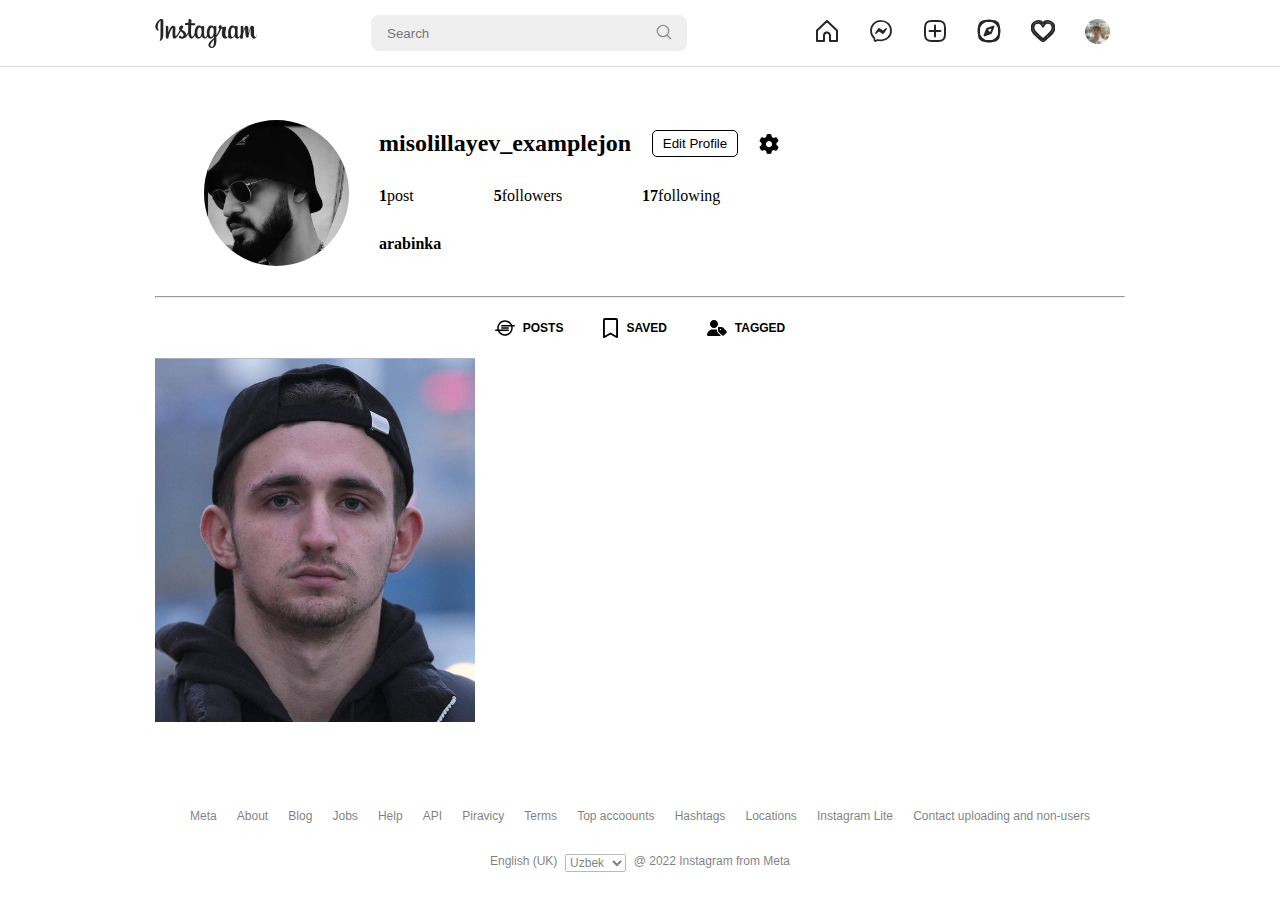
<file: profile.html>
<!DOCTYPE html>
<html lang="en">
<head>
    <meta charset="UTF-8">
    <meta http-equiv="X-UA-Compatible" content="IE=edge">
    <meta name="viewport" content="width=device-width, initial-scale=1.0">
    <title>Profile</title>
    <link rel="stylesheet" href="./css/index.css">
    <link rel="stylesheet" href="./css/explore.css">
    <link rel="stylesheet" href="./css/profile.css">


</head>
<body>
    <header>
        <nav>
          <div class="container navbar">
            <div class="logo">
              <a href="#">
                <svg
                  aria-label="Instagram"
                  class="_ab6-"
                  color="#262626"
                  fill="#262626"
                  height="29"
                  role="img"
                  viewBox="32 4 113 32"
                  width="103"
                >
                  <path
                    clip-rule="evenodd"
                    d="M37.82 4.11c-2.32.97-4.86 3.7-5.66 7.13-1.02 4.34 3.21 6.17 3.56 5.57.4-.7-.76-.94-1-3.2-.3-2.9 1.05-6.16 2.75-7.58.32-.27.3.1.3.78l-.06 14.46c0 3.1-.13 4.07-.36 5.04-.23.98-.6 1.64-.33 1.9.32.28 1.68-.4 2.46-1.5a8.13 8.13 0 0 0 1.33-4.58c.07-2.06.06-5.33.07-7.19 0-1.7.03-6.71-.03-9.72-.02-.74-2.07-1.51-3.03-1.1Zm82.13 14.48a9.42 9.42 0 0 1-.88 3.75c-.85 1.72-2.63 2.25-3.39-.22-.4-1.34-.43-3.59-.13-5.47.3-1.9 1.14-3.35 2.53-3.22 1.38.13 2.02 1.9 1.87 5.16ZM96.8 28.57c-.02 2.67-.44 5.01-1.34 5.7-1.29.96-3 .23-2.65-1.72.31-1.72 1.8-3.48 4-5.64l-.01 1.66Zm-.35-10a10.56 10.56 0 0 1-.88 3.77c-.85 1.72-2.64 2.25-3.39-.22-.5-1.69-.38-3.87-.13-5.25.33-1.78 1.12-3.44 2.53-3.44 1.38 0 2.06 1.5 1.87 5.14Zm-13.41-.02a9.54 9.54 0 0 1-.87 3.8c-.88 1.7-2.63 2.24-3.4-.23-.55-1.77-.36-4.2-.13-5.5.34-1.95 1.2-3.32 2.53-3.2 1.38.14 2.04 1.9 1.87 5.13Zm61.45 1.81c-.33 0-.49.35-.61.93-.44 2.02-.9 2.48-1.5 2.48-.66 0-1.26-1-1.42-3-.12-1.58-.1-4.48.06-7.37.03-.59-.14-1.17-1.73-1.75-.68-.25-1.68-.62-2.17.58a29.65 29.65 0 0 0-2.08 7.14c0 .06-.08.07-.1-.06-.07-.87-.26-2.46-.28-5.79 0-.65-.14-1.2-.86-1.65-.47-.3-1.88-.81-2.4-.2-.43.5-.94 1.87-1.47 3.48l-.74 2.2.01-4.88c0-.5-.34-.67-.45-.7a9.54 9.54 0 0 0-1.8-.37c-.48 0-.6.27-.6.67 0 .05-.08 4.65-.08 7.87v.46c-.27 1.48-1.14 3.49-2.09 3.49s-1.4-.84-1.4-4.68c0-2.24.07-3.21.1-4.83.02-.94.06-1.65.06-1.81-.01-.5-.87-.75-1.27-.85-.4-.09-.76-.13-1.03-.11-.4.02-.67.27-.67.62v.55a3.71 3.71 0 0 0-1.83-1.49c-1.44-.43-2.94-.05-4.07 1.53a9.31 9.31 0 0 0-1.66 4.73c-.16 1.5-.1 3.01.17 4.3-.33 1.44-.96 2.04-1.64 2.04-.99 0-1.7-1.62-1.62-4.4.06-1.84.42-3.13.82-4.99.17-.8.04-1.2-.31-1.6-.32-.37-1-.56-1.99-.33-.7.16-1.7.34-2.6.47 0 0 .05-.21.1-.6.23-2.03-1.98-1.87-2.69-1.22-.42.39-.7.84-.82 1.67-.17 1.3.9 1.91.9 1.91a22.22 22.22 0 0 1-3.4 7.23v-.7c-.01-3.36.03-6 .05-6.95.02-.94.06-1.63.06-1.8 0-.36-.22-.5-.66-.67-.4-.16-.86-.26-1.34-.3-.6-.05-.97.27-.96.65v.52a3.7 3.7 0 0 0-1.84-1.49c-1.44-.43-2.94-.05-4.07 1.53a10.1 10.1 0 0 0-1.66 4.72c-.15 1.57-.13 2.9.09 4.04-.23 1.13-.89 2.3-1.63 2.3-.95 0-1.5-.83-1.5-4.67 0-2.24.07-3.21.1-4.83.02-.94.06-1.65.06-1.81 0-.5-.87-.75-1.27-.85-.42-.1-.79-.13-1.06-.1-.37.02-.63.35-.63.6v.56a3.7 3.7 0 0 0-1.84-1.49c-1.44-.43-2.93-.04-4.07 1.53-.75 1.03-1.35 2.17-1.66 4.7a15.8 15.8 0 0 0-.12 2.04c-.3 1.81-1.61 3.9-2.68 3.9-.63 0-1.23-1.21-1.23-3.8 0-3.45.22-8.36.25-8.83l1.62-.03c.68 0 1.29.01 2.19-.04.45-.02.88-1.64.42-1.84-.21-.09-1.7-.17-2.3-.18-.5-.01-1.88-.11-1.88-.11s.13-3.26.16-3.6c.02-.3-.35-.44-.57-.53a7.77 7.77 0 0 0-1.53-.44c-.76-.15-1.1 0-1.17.64-.1.97-.15 3.82-.15 3.82-.56 0-2.47-.11-3.02-.11-.52 0-1.08 2.22-.36 2.25l3.2.09-.03 6.53v.47c-.53 2.73-2.37 4.2-2.37 4.2.4-1.8-.42-3.15-1.87-4.3-.54-.42-1.6-1.22-2.79-2.1 0 0 .69-.68 1.3-2.04.43-.96.45-2.06-.61-2.3-1.75-.41-3.2.87-3.63 2.25a2.61 2.61 0 0 0 .5 2.66l.15.19c-.4.76-.94 1.78-1.4 2.58-1.27 2.2-2.24 3.95-2.97 3.95-.58 0-.57-1.77-.57-3.43 0-1.43.1-3.58.19-5.8.03-.74-.34-1.16-.96-1.54a4.33 4.33 0 0 0-1.64-.69c-.7 0-2.7.1-4.6 5.57-.23.69-.7 1.94-.7 1.94l.04-6.57c0-.16-.08-.3-.27-.4a4.68 4.68 0 0 0-1.93-.54c-.36 0-.54.17-.54.5l-.07 10.3c0 .78.02 1.69.1 2.09.08.4.2.72.36.91.15.2.33.34.62.4.28.06 1.78.25 1.86-.32.1-.69.1-1.43.89-4.2 1.22-4.31 2.82-6.42 3.58-7.16.13-.14.28-.14.27.07l-.22 5.32c-.2 5.37.78 6.36 2.17 6.36 1.07 0 2.58-1.06 4.2-3.74l2.7-4.5 1.58 1.46c1.28 1.2 1.7 2.36 1.42 3.45-.21.83-1.02 1.7-2.44.86-.42-.25-.6-.44-1.01-.71-.23-.15-.57-.2-.78-.04-.53.4-.84.92-1.01 1.55-.17.61.45.94 1.09 1.22.55.25 1.74.47 2.5.5 2.94.1 5.3-1.42 6.94-5.34.3 3.38 1.55 5.3 3.72 5.3 1.45 0 2.91-1.88 3.55-3.72.18.75.45 1.4.8 1.96 1.68 2.65 4.93 2.07 6.56-.18.5-.69.58-.94.58-.94a3.07 3.07 0 0 0 2.94 2.87c1.1 0 2.23-.52 3.03-2.31.09.2.2.38.3.56 1.68 2.65 4.93 2.07 6.56-.18l.2-.28.05 1.4-1.5 1.37c-2.52 2.3-4.44 4.05-4.58 6.09-.18 2.6 1.93 3.56 3.53 3.69a4.5 4.5 0 0 0 4.04-2.11c.78-1.15 1.3-3.63 1.26-6.08l-.06-3.56a28.55 28.55 0 0 0 5.42-9.44s.93.011.92-.05c.32-.02.41.04.35.27-.07.28-1.25 4.84-.17 7.88.74 2.08 2.4 2.75 3.4 2.75 1.15 0 2.26-.87 2.85-2.17l.23.42c1.68 2.65 4.92 2.07 6.56-.18.37-.5.58-.94.58-.94.36 2.2 2.07 2.88 3.05 2.88 1.02 0 2-.42 2.78-2.28.03.82.08 1.49.16 1.7.05.13.34.3.56.37.93.34 1.88.18 2.24.11.24-.05.43-.25.46-.75.07-1.33.03-3.56.43-5.21.67-2.79 1.3-3.87 1.6-4.4.17-.3.36-.35.37-.03.01.64.04 2.52.3 5.05.2 1.86.46 2.96.65 3.3.57 1 1.27 1.05 1.83 1.05.36 0 1.12-.1 1.05-.73-.03-.31.02-2.22.7-4.96.43-1.79 1.15-3.4 1.41-4 .1-.21.15-.04.15 0-.06 1.22-.18 5.25.32 7.46.68 2.98 2.65 3.32 3.34 3.32 1.47 0 2.67-1.12 3.07-4.05.1-.7-.05-1.25-.48-1.25Z"
                    fill="currentColor"
                    fill-rule="evenodd"
                  ></path>
                </svg>
              </a>
            </div>
            <div class="search">
              <form action="#">
                <input placeholder="Search" type="search" />
                <button><svg aria-label="Search" class="_ab6-" color="#8e8e8e" fill="#8e8e8e" height="16" role="img" viewBox="0 0 24 24" width="16"><path d="M19 10.5A8.5 8.5 0 1 1 10.5 2a8.5 8.5 0 0 1 8.5 8.5Z" fill="none" stroke="currentColor" stroke-linecap="round" stroke-linejoin="round" stroke-width="2"></path><line fill="none" stroke="currentColor" stroke-linecap="round" stroke-linejoin="round" stroke-width="2" x1="16.511" x2="22" y1="16.511" y2="22"></line></svg></button>
              </form>
            </div>
            <div class="menus">
              <div class="icon-box"><a href="./index.html"><svg aria-label="Home" class="_ab6-" color="#262626" fill="#262626" height="24" role="img" viewBox="0 0 24 24" width="24"><path d="M9.005 16.545a2.997 2.997 0 0 1 2.997-2.997A2.997 2.997 0 0 1 15 16.545V22h7V11.543L12 2 2 11.543V22h7.005Z" fill="none" stroke="currentColor" stroke-linejoin="round" stroke-width="2"></path></svg></a></div>
              <div class="icon-box"><a href="./message.html"><svg
                  aria-label="Messenger"
                  class="_ab6-"
                  color="#262626"
                  fill="#262626"
                  height="24"
                  role="img"
                  viewBox="0 0 24 24"
                  width="24"
                >
                  <path
                    d="M12.003 2.001a9.705 9.705 0 1 1 0 19.4 10.876 10.876 0 0 1-2.895-.384.798.798 0 0 0-.533.04l-1.984.876a.801.801 0 0 1-1.123-.708l-.054-1.78a.806.806 0 0 0-.27-.569 9.49 9.49 0 0 1-3.14-7.175 9.65 9.65 0 0 1 10-9.7Z"
                    fill="none"
                    stroke="currentColor"
                    stroke-miterlimit="10"
                    stroke-width="1.739"
                  ></path>
                  <path
                    d="M17.79 10.132a.659.659 0 0 0-.962-.873l-2.556 2.05a.63.63 0 0 1-.758.002L11.06 9.47a1.576 1.576 0 0 0-2.277.42l-2.567 3.98a.659.659 0 0 0 .961.875l2.556-2.049a.63.63 0 0 1 .759-.002l2.452 1.84a1.576 1.576 0 0 0 2.278-.42Z"
                    fill-rule="evenodd"
  
                  ></path>
                </svg></a></div>
              <div class="icon-box"><a href="./login.html"><svg
                  aria-label="New post"
                  class="_ab6-"
                  color="#262626"
                  fill="#262626"
                  height="24"
                  role="img"
                  viewBox="0 0 24 24"
                  width="24"
                >
                  <path
                    d="M2 12v3.45c0 2.849.698 4.005 1.606 4.944.94.909 2.098 1.608 4.946 1.608h6.896c2.848 0 4.006-.7 4.946-1.608C21.302 19.455 22 18.3 22 15.45V8.552c0-2.849-.698-4.006-1.606-4.945C19.454 2.7 18.296 2 15.448 2H8.552c-2.848 0-4.006.699-4.946 1.607C2.698 4.547 2 5.703 2 8.552Z"
                    fill="none"
                    stroke="currentColor"
                    stroke-linecap="round"
                    stroke-linejoin="round"
                    stroke-width="2"
                  ></path>
                  <line
                    fill="none"
                    stroke="currentColor"
                    stroke-linecap="round"
                    stroke-linejoin="round"
                    stroke-width="2"
                    x1="6.545"
                    x2="17.455"
                    y1="12.001"
                    y2="12.001"
                  ></line>
                  <line
                    fill="none"
                    stroke="currentColor"
                    stroke-linecap="round"
                    stroke-linejoin="round"
                    stroke-width="2"
                    x1="12.003"
                    x2="12.003"
                    y1="6.545"
                    y2="17.455"
                  ></line>
                </svg></a></div>
              <div class="icon-box"><a href="./explore.html"><svg
                  aria-label="Find People"
                  class="_ab6-"
                  color="#262626"
                  fill="#262626"
                  height="24"
                  role="img"
                  viewBox="0 0 24 24"
                  width="24"
                >
                <path
                d="M2 12v3.45c0 2.849.698 4.005 1.606 4.944.94.909 2.098 1.608 4.946 1.608h6.896c2.848 0 4.006-.7 4.946-1.608C21.302 19.455 22 18.3 22 15.45V8.552c0-2.849-.698-4.006-1.606-4.945C19.454 2.7 18.296 2 15.448 2H8.552c-2.848 0-4.006.699-4.946 1.607C2.698 4.547 2 5.703 2 8.552Z"
                fill="none"
                stroke="currentColor"
                stroke-linecap="round"
                stroke-linejoin="round"
                stroke-width="2"
              ></path>
                  <polygon
                    fill="none"
                    points="13.941 13.953 7.581 16.424 10.06 10.056 16.42 7.585 13.941 13.953"
                    stroke="currentColor"
                    stroke-linecap="round"
                    stroke-linejoin="round"
                    stroke-width="2"
                  ></polygon>
                  <polygon
                    fill-rule="evenodd"
                    points="10.06 10.056 13.949 13.945 7.581 16.424 10.06 10.056"
                  ></polygon>
                  <circle
                    cx="12.001"
                    cy="12.005"
                    fill="none"
                    r="10.5"
                    stroke="currentColor"
                    stroke-linecap="round"
                    stroke-linejoin="round"
                    stroke-width="2"
                  ></circle>
                </svg></a></div>
              <div class="icon-box"><a href="#"><svg
                  aria-label="Activity Feed"
                  class="_ab6-"
                  color="#262626"
                  height="24"
                  role="img"
                  viewBox="0 0 24 24"
                  width="24"
                >
                  <path
                    d="M16.792 3.904A4.989 4.989 0 0 1 21.5 9.122c0 3.072-2.652 4.959-5.197 7.222-2.512 2.243-3.865 3.469-4.303 3.752-.477-.309-2.143-1.823-4.303-3.752C5.141 14.072 2.5 12.167 2.5 9.122a4.989 4.989 0 0 1 4.708-5.218 4.21 4.21 0 0 1 3.675 1.941c.84 1.175.98 1.763 1.12 1.763s.278-.588 1.11-1.766a4.17 4.17 0 0 1 3.679-1.938m0-2a6.04 6.04 0 0 0-4.797 2.127 6.052 6.052 0 0 0-4.787-2.127A6.985 6.985 0 0 0 .5 9.122c0 3.61 2.55 5.827 5.015 7.97.283.246.569.494.853.747l1.027.918a44.998 44.998 0 0 0 3.518 3.018 2 2 0 0 0 2.174 0 45.263 45.263 0 0 0 3.626-3.115l.922-.824c.293-.26.59-.519.885-.774 2.334-2.025 4.98-4.32 4.98-7.94a6.985 6.985 0 0 0-6.708-7.218Z"
                    fill="none"
                    stroke="currentColor"
                    stroke-linecap="round"
                    stroke-linejoin="round"
                    stroke-width="1.9"
                  ></path>
                </svg></a></div>
              <div class="icon-box"><a href="#">
                <img src="./images/US_profile.jpg" alt="profile">
              </a></div>
            </div>
          </div>
        </nav>
      </header>
      <main>
        <section>
            <div class="container">
                <div class="prof_contain">
                    <img class="my_profile" src="./images/miyagi.jpg" alt="US_profile">
                    <div>
                    <ul>
                        <li class="mac">
                            <h2>misolillayev_examplejon</h2>
                            <button class="prof-button">Edit Profile</button>
                            <img src="./images/setting.svg" alt="setting">
                        </li>
                    </ul>
                    <ul>
                        <li class="mac1">
                            <p><b>1</b>post</p>
                            <p><b>5</b>followers</p>
                            <p><b>17</b>following</p>
                        </li>
                    </ul>
                    <p><b>arabinka</b></p>
                    </div>
                </div>
                <hr>
                <ul class="ptof_bottom">
                    <li>
                        <a href="#"><img class="mat" src="./images/post.svg" alt="post"> <span>POSTS</span></a>
                    </li>
                    <li>
                        <a href="#"><img class="mat" src="./images/saved.svg" alt="post"> <span>SAVED</span></a>
                    </li>
                    <li>
                        <a href="#"><img class="mat" src="./images/tagged.svg" alt="post"> <span>TAGGED</span></a>
                    </li>
                </ul>
                <img class="prof_end" src="./images/litvin.jpg" alt="litvin">
            </div>
        </section>
      </main>
      <footer class="container">
        <ul class="footer_top">
            <li>
                <a href="#">Meta</a> 
            </li>
            <li>
               <a href="#">About</a>  
            </li>
            <li>
                <a href="#">Blog</a>
            </li>
            <li>
                <a href="#">Jobs</a>
            </li>
            <li>
                <a href="#">Help</a>
            </li>
            <li>
                <a href="#">API</a>
            </li>
            <li>
                <a href="#">Piravicy</a>
            </li>
            <li>
                <a href="#">Terms</a>
            </li>
            <li>
                <a href="#">Top accoounts</a>
            </li>
            <li>
                <a href="#">Hashtags</a>
            </li>
            <li>
                <a href="#">Locations</a>
            </li>
            <li>
               <a href="#">Instagram Lite</a>
            </li>
            <li>
               <a href="#">Contact uploading and non-users</a>
            </li>
        </ul>
        <div class="footer_bottom"><label for="language">English (UK)</label>
  <select name="language" id="language">
    <option value="uzbek">Uzbek</option>
    <option value="arabic">Arabic</option>
    <option value="turkish">Turkish</option>
    <option value="tajik">Tajik</option>
  </select>
<p>@ 2022 Instagram from Meta</p></div>
      </footer>
</body>
</html>
</file>
<file: css/index.css>
* {
  margin: 0;
  padding: 0;
  box-sizing: border-box;
  scroll-behavior: smooth;
}

a {
  text-decoration: none;
}

button {
  border: none;
}

input:focus {
  outline: none;
}

.container {
  max-width: 1000px;
  margin-left: auto;
  margin-right: auto;
  padding: 0 15px;
}

nav {
  position: fixed;
  top: 0;
  width: 100%;
  padding: 15px;
  background-color: #fff;
  border-bottom: 1px solid rgb(219, 219, 219);
  z-index: 1;
}

.navbar {
  display: flex;
  align-items: center;
  justify-content: space-between;
}

.logo {
  display: flex;
  align-items: center;
}
.logo a {
  display: flex;
  align-items: center;
}

.menus {
  display: flex;
}
.menus a {
  display: inline-block;
  padding: 0 15px;
}
.menus a svg:hover path {
  fill: grey;
  stroke: black;
}
.menus .icon-box:last-child img {
  width: 25px;
  height: 25px;
  border-radius: 50%;
}

.search {
  flex: 1;
}
.search form {
  display: flex;
  justify-content: center;
}
.search input {
  padding: 3px 16px;
  border-radius: 8px 0 0 8px;
  border: none;
  height: 36px;
  width: 100%;
  max-width: 270px;
  background-color: rgb(239, 239, 239);
}
.search button {
  border-radius: 0 8px 8px 0;
  padding: 0 15px;
  cursor: pointer;
}

@media screen and (max-width: 650px) {
  .search {
    display: none;
  }
  nav {
    padding: 15px 0;
  }
  .menus a {
    padding-left: 10px;
  }
}/*# sourceMappingURL=index.css.map */
</file>
<file: css/home.css>
.icon-box:nth-child(1) svg path {
  fill: black;
  stroke: black;
}

body {
  background-color: #fafafa;
  position: relative;
}

.container-main {
  max-width: 1000px;
  margin-left: auto;
  margin-right: auto;
  padding: 0 70px;
}

#blogers {
  position: relative;
  margin-top: 90px;
}

.recomend {
  position: absolute;
  top: 25px;
  width: 306px;
  margin-left: 520px;
}
.recomend .rec-acc {
  margin-top: 20px;
  height: 32px;
  position: relative;
  margin-top: 20px;
}
.recomend .rec-acc .rec-ac-img {
  width: 32px;
  height: 32px;
  border-radius: 30px;
}
.recomend .rec-acc .ac-name {
  position: absolute;
  margin-left: 10px;
  color: black;
  top: -3px;
  font-size: 12px;
  font-family: "Roboto", sans-serif;
}
.recomend .rec-acc .who-sub {
  position: absolute;
  top: 17px;
  color: rgb(173, 173, 173);
  margin-left: 43px;
  font-size: 12px;
  font-family: "Roboto", sans-serif;
}
.recomend .rec-acc .sub {
  color: rgb(0, 149, 246);
  float: right;
  margin-top: 5px;
  font-size: 12px;
  font-family: "Roboto", sans-serif;
  font-weight: 500;
}
.recomend .rec-fy {
  font-size: 14px;
  color: #8E8E8E;
  margin-top: 15px;
  line-height: 18px;
  display: inline-block;
  font-family: "Roboto", sans-serif;
  font-weight: 500;
}
.recomend .all {
  float: right;
  margin-top: 15px;
  color: black;
  font-family: "Roboto", sans-serif;
  font-size: 12px;
}
.recomend .my-account {
  display: flex;
  height: 60px;
  align-items: center;
}
.recomend .my-account .my-pp {
  width: 60px;
  height: 60px;
  border-radius: 30px;
  padding: 1.5px;
}
.recomend .my-account .change {
  color: rgb(0, 149, 246);
  position: absolute;
  right: 0;
  font-family: "Roboto", sans-serif;
  font-size: 12px;
}
.recomend .my-account .my-acc {
  text-decoration: none;
  color: black;
  margin-left: 10px;
  font-family: "Roboto", sans-serif;
  font-weight: 300;
}

.accounts {
  position: relative;
  border: 1px solid rgb(219, 219, 219);
  margin-top: 30px;
  padding: 20px 0px 20px 5px;
  border-radius: 10px;
  display: flex;
  width: 470px;
}
.accounts .next {
  position: absolute;
  border-radius: 50%;
  right: 20px;
  top: 40px;
  z-index: 1;
}
.accounts .box {
  flex: 16.66666;
  width: 56px;
  justify-content: center;
  display: flex;
  flex-wrap: wrap;
  position: relative;
}
.accounts .box .circle {
  width: 67px;
  height: 68px;
  background: linear-gradient(40deg, rgb(221, 191, 18) 30%, rgb(212, 146, 15) 38%, rgb(180, 21, 21) 54%, rgb(255, 0, 250) 100%);
  border-radius: 50%;
}
.accounts .box .circle2 {
  position: absolute;
  top: 2px;
  width: 63px;
  height: 63px;
  background-color: white;
  border-radius: 50%;
  left: 7px;
}
.accounts .box .name-of-ac {
  font-size: 12px;
  line-height: 16px;
  color: rgb(38, 38, 38);
  text-align: center;
  display: block;
  font-family: "Roboto", sans-serif;
  font-weight: 500;
}
.accounts .box .ac-photo {
  position: absolute;
  left: 8.5px;
  top: 4px;
  width: 60px;
  height: 60px;
  border-radius: 30px;
}
.accounts .box .ac-photo:visited {
  outline: 1px solid gray;
}

#posts .post {
  margin-top: 20px;
  border-radius: 10px;
  border: 1px solid rgb(219, 219, 219);
  width: 470px;
}
#posts .post iframe {
  width: 100%;
  height: 500px;
}
#posts .post .post-header {
  display: flex;
  justify-content: space-between;
  padding: 10px 20px;
}
#posts .post .post-header .circle {
  position: absolute;
  width: 44px;
  height: 40px;
  background: linear-gradient(40deg, rgb(221, 191, 18) 30%, rgb(212, 146, 15) 38%, rgb(180, 21, 21) 54%, rgb(255, 0, 250) 100%);
  border-radius: 50%;
  margin-left: -10px;
}
#posts .post .post-header .circle2 {
  position: absolute;
  margin-left: -7.4px;
  margin-top: 1.3px;
  width: 40px;
  height: 37px;
  background-color: white;
  border-radius: 50%;
}
#posts .post .post-header .dots {
  margin-top: 5px;
  width: 20px;
  height: 30px;
}
#posts .post .post-header .account-image {
  position: absolute;
  margin-left: -5.5px;
  margin-top: 2px;
  width: 36px;
  height: 34.5px;
  border-radius: 50%;
  vertical-align: middle;
}
#posts .post .post-header .account-name {
  position: absolute;
  margin-left: 40px;
  margin-top: 10px;
  font-size: 14px;
  line-height: 18px;
  text-decoration: none;
  color: black;
  font-family: "Roboto", sans-serif;
}
#posts .post .post-image {
  width: 100%;
  height: 470px;
}
#posts .post .post-footer .your-comment {
  position: relative;
}
#posts .post .post-footer .your-comment textarea {
  border: none;
  outline: none;
  width: 90%;
  resize: none;
  padding: 20px 0 20px 60px;
}
#posts .post .post-footer .your-comment button {
  position: absolute;
  right: 20px;
  top: 20px;
  background-color: none;
  border: none;
  outline: none;
  background-color: #fff;
  font-size: 14px;
  color: rgb(0, 149, 246);
  font-family: "Roboto", sans-serif;
}
#posts .post .post-footer .your-comment .smile {
  position: absolute;
  top: 15px;
  left: 20px;
}
#posts .post .post-footer .comment, #posts .post .post-footer .send {
  margin-left: 10px;
}
#posts .post .post-footer .like {
  display: inline-block;
  margin-left: 20px;
  margin-top: 15px;
}
#posts .post .post-footer .lenta {
  float: right;
  margin-right: 10px;
  margin-top: 10px;
}
#posts .post .post-footer .liked {
  display: block;
  margin-top: 10px;
  color: black;
  text-decoration: none;
  margin-left: 20px;
  font-family: "Roboto", sans-serif;
  font-weight: 500;
}
#posts .post .post-footer .description {
  display: inline-block;
  font-size: 14px;
}
#posts .post .post-footer .account-name {
  margin-top: 10px;
  font-family: "Roboto", sans-serif;
  display: inline-block;
  text-decoration: none;
  color: black;
  margin-left: 20px;
}
#posts .post .post-footer .more {
  margin-left: 5px;
  color: gray;
}
#posts .post .post-footer .look {
  margin-top: 10px;
  text-decoration: none;
  display: inline-block;
  color: #8E8E8E;
  margin-left: 20px;
  display: block;
}
#posts .post .post-footer .day {
  text-decoration: none;
  color: #8E8E8E;
  margin-top: 10px;
  font-size: 10px;
  margin-left: 20px;
  display: inline-block;
  font-family: "Roboto", sans-serif;
}
#posts .post .post-footer hr {
  color: rgb(173, 173, 173);
  padding: 0;
  margin-top: 10px;
  height: 1px;
}
#posts .post .post-footer .see-trans {
  font-size: 12px;
  display: inline-block;
  color: black;
  font-family: "Roboto", sans-serif;
  margin-left: 5px;
}

.footer {
  width: 365px;
  position: absolute;
  top: 420px;
  margin-left: 520px;
}
.footer .footer-links {
  color: rgb(199, 199, 199);
  font-size: 14px;
  line-height: 16px;
}
.footer .footer-links:hover {
  text-decoration: underline;
}
.footer .realise {
  color: rgb(199, 199, 199);
  margin-top: 30px;
  font-size: 14px;
}

.suggest {
  border: 1px solid rgb(219, 219, 219);
  border-radius: 10px;
  width: 470px;
  padding: 20px 0 10px 0;
  margin-top: 20px;
}
.suggest .header-os {
  padding: 0px 20px 0px 20px;
  display: flex;
  justify-content: space-between;
}
.suggest .header-os .sfy {
  font-size: 14px;
  color: #8E8E8E;
  line-height: 18px;
  display: inline-block;
  font-family: "Roboto", sans-serif;
  font-weight: 500;
}
.suggest .header-os .sa {
  font-size: 14px;
  color: rgb(0, 149, 246);
  font-family: "Roboto", sans-serif;
}
.suggest .dad-ob {
  display: flex;
  margin-top: 10px;
  padding: 0 0 20px 20px;
}
.suggest .dad-ob .box:nth-child(2) {
  margin-left: 30px;
}
.suggest .dad-ob .box {
  border: 1px solid rgb(219, 219, 219);
  height: 205px;
  width: 175px;
  border-radius: 5px;
}
.suggest .dad-ob .box img {
  width: 54px;
  height: 54px;
  border-radius: 50%;
  margin-top: 20px;
  display: block;
  margin-left: auto;
  margin-right: auto;
}
.suggest .dad-ob .box .name {
  text-align: center;
  margin-top: 20px;
}
.suggest .dad-ob .box .who-follow {
  font-family: "Roboto", sans-serif;
  color: gray;
  text-align: center;
  font-weight: 300;
  margin-top: 5px;
}
.suggest .dad-ob .box button {
  background-color: rgb(0, 149, 246);
  color: white;
  padding: 5px 15px;
  border-radius: 5px;
  margin-left: auto;
  margin-right: auto;
  display: block;
  margin-top: 20px;
  font-family: "Roboto", sans-serif;
  font-size: 14px;
  font-weight: 500;
}

@media screen and (max-width: 1000px) {
  .recomend, .footer {
    display: none;
  }
  .all-center {
    display: flex;
    flex-wrap: wrap;
    justify-content: center;
  }
}
@media screen and (max-width: 768px) {
  .container, .container-main {
    max-width: 740px;
    padding: 0;
  }
}/*# sourceMappingURL=home.css.map */
</file>
<file: css/login.css>
/*# sourceMappingURL=login.css.map */
</file>
<file: css/explore.css>
* {
  margin: 0;
  padding: 0;
  box-sizing: border-box;
  scroll-behavior: smooth;
}

a {
  text-decoration: none;
}

button {
  border: none;
}

input:focus {
  outline: none;
}

.container {
  max-width: 1000px;
  margin-left: auto;
  margin-right: auto;
  padding: 0 15px;
}

nav {
  position: fixed;
  top: 0;
  width: 100%;
  padding: 15px;
  background-color: #fff;
  border-bottom: 1px solid rgb(219, 219, 219);
  z-index: 1;
}

.navbar {
  display: flex;
  align-items: center;
  justify-content: space-between;
}

.logo {
  display: flex;
  align-items: center;
}
.logo a {
  display: flex;
  align-items: center;
}

.menus {
  display: flex;
}
.menus a {
  display: inline-block;
  padding: 0 15px;
}
.menus a svg:hover path {
  fill: grey;
  stroke: black;
}
.menus .icon-box:last-child img {
  width: 25px;
  height: 25px;
  border-radius: 50%;
}

.search {
  flex: 1;
}
.search form {
  display: flex;
  justify-content: center;
}
.search input {
  padding: 3px 16px;
  border-radius: 8px 0 0 8px;
  border: none;
  height: 36px;
  width: 100%;
  max-width: 270px;
  background-color: rgb(239, 239, 239);
}
.search button {
  border-radius: 0 8px 8px 0;
  padding: 0 15px;
  cursor: pointer;
}

@media screen and (max-width: 650px) {
  .search {
    display: none;
  }
  nav {
    padding: 15px 0;
  }
  .menus a {
    padding-left: 10px;
  }
}
.icon-box:nth-child(4) svg path {
  fill: dimgrey;
  stroke: 2;
}

* {
  text-decoration: none;
  list-style-type: none;
}

.explorer:nth-child(1) {
  margin-top: 90px;
}

.explorer {
  margin-top: 25px;
  display: flex;
  justify-content: space-between;
  flex-wrap: wrap;
}
.explorer .explore1 {
  display: flex;
  flex-direction: column;
  row-gap: 30px;
}

footer .footer_top {
  display: flex;
  justify-content: space-between;
  max-width: 900px;
  margin: auto;
  margin-top: 80px;
}
footer .footer_top a {
  font-family: sans-serif;
  color: black;
  font-size: 12px;
  opacity: 50%;
}
footer .footer_bottom {
  padding-top: 30px;
  padding-bottom: 30px;
  display: flex;
  justify-content: space-between;
  max-width: 300px;
  margin: auto;
}
footer .footer_bottom p, footer .footer_bottom label, footer .footer_bottom select {
  font-family: sans-serif;
  color: black;
  font-size: 12px;
  opacity: 50%;
}

@media only screen and (max-width: 800px) {
  .explorer {
    margin: auto;
  }
  .wrapper_1 {
    display: flex;
    flex-direction: row-reverse;
  }
}
@media screen and (max-width: 650px) {
  .search {
    display: none;
  }
  nav {
    padding: 15px 0;
  }
  .menus a {
    padding-left: 10px;
  }
}
* {
  text-decoration: none;
  list-style-type: none;
}

.explorer:nth-child(1) {
  margin-top: 90px;
}

.explorer {
  margin-top: 25px;
  display: flex;
  justify-content: space-between;
  flex-wrap: wrap;
}

.explorer .explore1 {
  display: flex;
  flex-direction: column;
  row-gap: 30px;
}

footer .footer_top {
  display: flex;
  justify-content: space-between;
  max-width: 900px;
  margin: auto;
  margin-top: 80px;
}

footer .footer_top a {
  font-family: sans-serif;
  color: black;
  font-size: 12px;
  opacity: 50%;
}

footer .footer_bottom {
  padding-top: 30px;
  padding-bottom: 30px;
  display: flex;
  justify-content: space-between;
  max-width: 300px;
  margin: auto;
}

footer .footer_bottom p, footer .footer_bottom label, footer .footer_bottom select {
  font-family: sans-serif;
  color: black;
  font-size: 12px;
  opacity: 50%;
}/*# sourceMappingURL=explore.css.map */
</file>
<file: css/message.css>
.icon-box:nth-child(2) svg path {
  fill: black;
  stroke: whitesmoke;
}

.message {
  padding-top: 100px;
}

.contact {
  display: flex;
  align-items: flex-start;
  height: 100px;
}
.contact p {
  font-size: 14px;
  color: rgb(198, 192, 192);
}

.profiles {
  display: flex;
  flex-direction: column;
  flex: 40%;
}
.profiles .top {
  display: flex;
  flex: 100%;
  justify-content: space-between;
  align-items: center;
  border: 1px solid rgb(219, 219, 219);
  padding: 10px 15px;
}
.profiles .text {
  margin-left: 100px;
  align-items: center;
  display: flex;
  color: black;
  font-weight: 600;
  line-height: 18px;
}
.profiles .bottom {
  border: 1px solid rgb(219, 219, 219);
  border-top: none;
  display: flex;
  flex: 100%;
  flex-direction: column;
  padding: 10px 15px;
  gap: 25px;
}
.profiles .bottom :hover {
  background-color: #efefef;
}
.profiles .bottom .account {
  gap: 20px;
  display: flex;
  align-items: center;
}
.profiles .bottom .account img {
  border-radius: 50%;
  height: 60px;
  width: 60px;
}

.messages {
  display: flex;
  flex-direction: column;
  flex: 60%;
}
.messages .top {
  display: flex;
  justify-content: space-between;
  align-items: center;
  flex: 100%;
  padding: 20px 20px;
  border: 1px solid rgb(219, 219, 219);
}
.messages .top .top_right {
  display: flex;
  gap: 15px;
}
.messages .account {
  display: flex;
  gap: 10px;
}
.messages .account img {
  border-radius: 50%;
  height: 40px;
  width: 40px;
}
.messages .writings {
  border: 1px solid rgb(219, 219, 219);
  padding: 40px;
  justify-content: space-between;
}
.messages .writings p {
  text-align: center;
  padding-top: 0;
}
.messages .writings .wleft {
  display: flex;
  flex-direction: column;
  gap: 20px;
}
.messages .writings .wleft h5 {
  border: 1px solid black;
  border-radius: 20px;
  padding: 10px 5px;
  text-align: center;
  width: 100%;
  max-width: 200px;
}
.messages .writings .second {
  margin-top: 130px;
}
.messages .writings .wright {
  display: flex;
  flex-direction: column;
  gap: 15px;
  float: right;
}
.messages .writings .wright h5 {
  border: 1px solid black;
  border-radius: 20px;
  padding: 10px 5px;
  text-align: center;
  width: 100%;
  max-width: 200px;
  background-color: #efefef;
}
.messages .writings .p {
  margin-top: 80px;
  text-align: center;
}
.messages .writings .limage {
  width: 160px;
  height: 200px;
  border-radius: 20px;
}
.messages .writings .rimage {
  width: 200px;
  height: 200px;
  border-radius: 20px;
}
.messages .writings .bottom {
  display: absolute;
  bottom: 0;
}
.messages .writings .bottom_message {
  display: flex;
  align-items: center;
  width: 100%;
  margin-top: 67px;
  border: 1px solid black;
  border-radius: 20px;
  padding: 5px 20px;
  justify-content: space-between;
}
.messages .writings .bottom_message input {
  border: none;
  max-width: 350px;
  width: 100%;
  padding: 3px 0;
}
.messages .writings .send {
  display: flex;
  gap: 20px;
}

@media screen and (max-width: 780px) {
  .profiles {
    display: flex;
    flex-direction: column;
    flex: 25%;
  }
  .profiles .text {
    margin-left: 20px;
  }
}
@media screen and (max-width: 680px) {
  .bottom .account .info p {
    display: none;
  }
  .bottom .account .info h4 {
    font-size: 15px;
  }
  .profiles .text {
    margin-left: 0;
  }
  .top ._ab6- {
    display: none;
  }
  .messages .writings {
    padding: 5px;
  }
}
@media screen and (max-width: 465px) {
  .bottom .account .info {
    display: none;
  }
  .profiles .text {
    font-size: 13px;
  }
  .account {
    display: flex;
    justify-content: center;
  }
}/*# sourceMappingURL=message.css.map */
</file>
<file: css/profile.css>
.icon-box:nth-child(4) svg path {
  fill: none;
  stroke: 2;
}

.my_profile {
  width: 15%;
  height: 15%;
  margin-top: 120px;
  border-radius: 50%;
  margin-left: 5%;
}

.prof_contain {
  display: flex;
  gap: 30px;
  margin-bottom: 30px;
}

.prof_contain > div > ul > .mac {
  margin-top: 130px;
  align-items: center;
  width: 400px;
  display: flex;
  justify-content: space-between;
}

.prof_contain > div > ul > .mac1 {
  display: flex;
  gap: 20%;
  margin-top: 30px;
  margin-bottom: 30px;
}

.prof_contain > div > ul > li > button {
  background-color: transparent;
  border: 0.5px solid black;
  border-radius: 5px;
  padding: 5px 10px;
}

.prof_contain > div > ul > li > img {
  max-width: 20px;
  max-height: 20px;
}

.ptof_bottom {
  display: flex;
  justify-content: center;
  gap: 40px;
  margin-top: 20px;
}

.ptof_bottom > li > a {
  display: flex;
  gap: 8px;
  align-items: center;
}

.ptof_bottom > li > a > span {
  font-size: 12px;
  color: black;
  font-family: sans-serif;
  font-weight: bold;
}

.mat {
  max-width: 20px;
  height: 20px;
}

.prof_end {
  max-width: 320px;
  margin-top: 20px;
}

@media only screen and (max-width: 600px) {
  .prof_contain {
    display: flex;
    flex-direction: column;
  }
  .my_profile {
    width: 180px;
    height: 180px;
    margin-bottom: -100px;
  }
  .mac {
    display: flex;
    flex-direction: row-reverse;
    flex-direction: column-reverse;
    -moz-column-gap: 20px;
         column-gap: 20px;
    margin-left: -80px;
  }
  hr {
    width: 100%;
  }
  .prof_bottom {
    display: flex;
    justify-content: space-between;
  }
  .prof_end {
    max-width: 100px;
  }
}/*# sourceMappingURL=profile.css.map */
</file>
